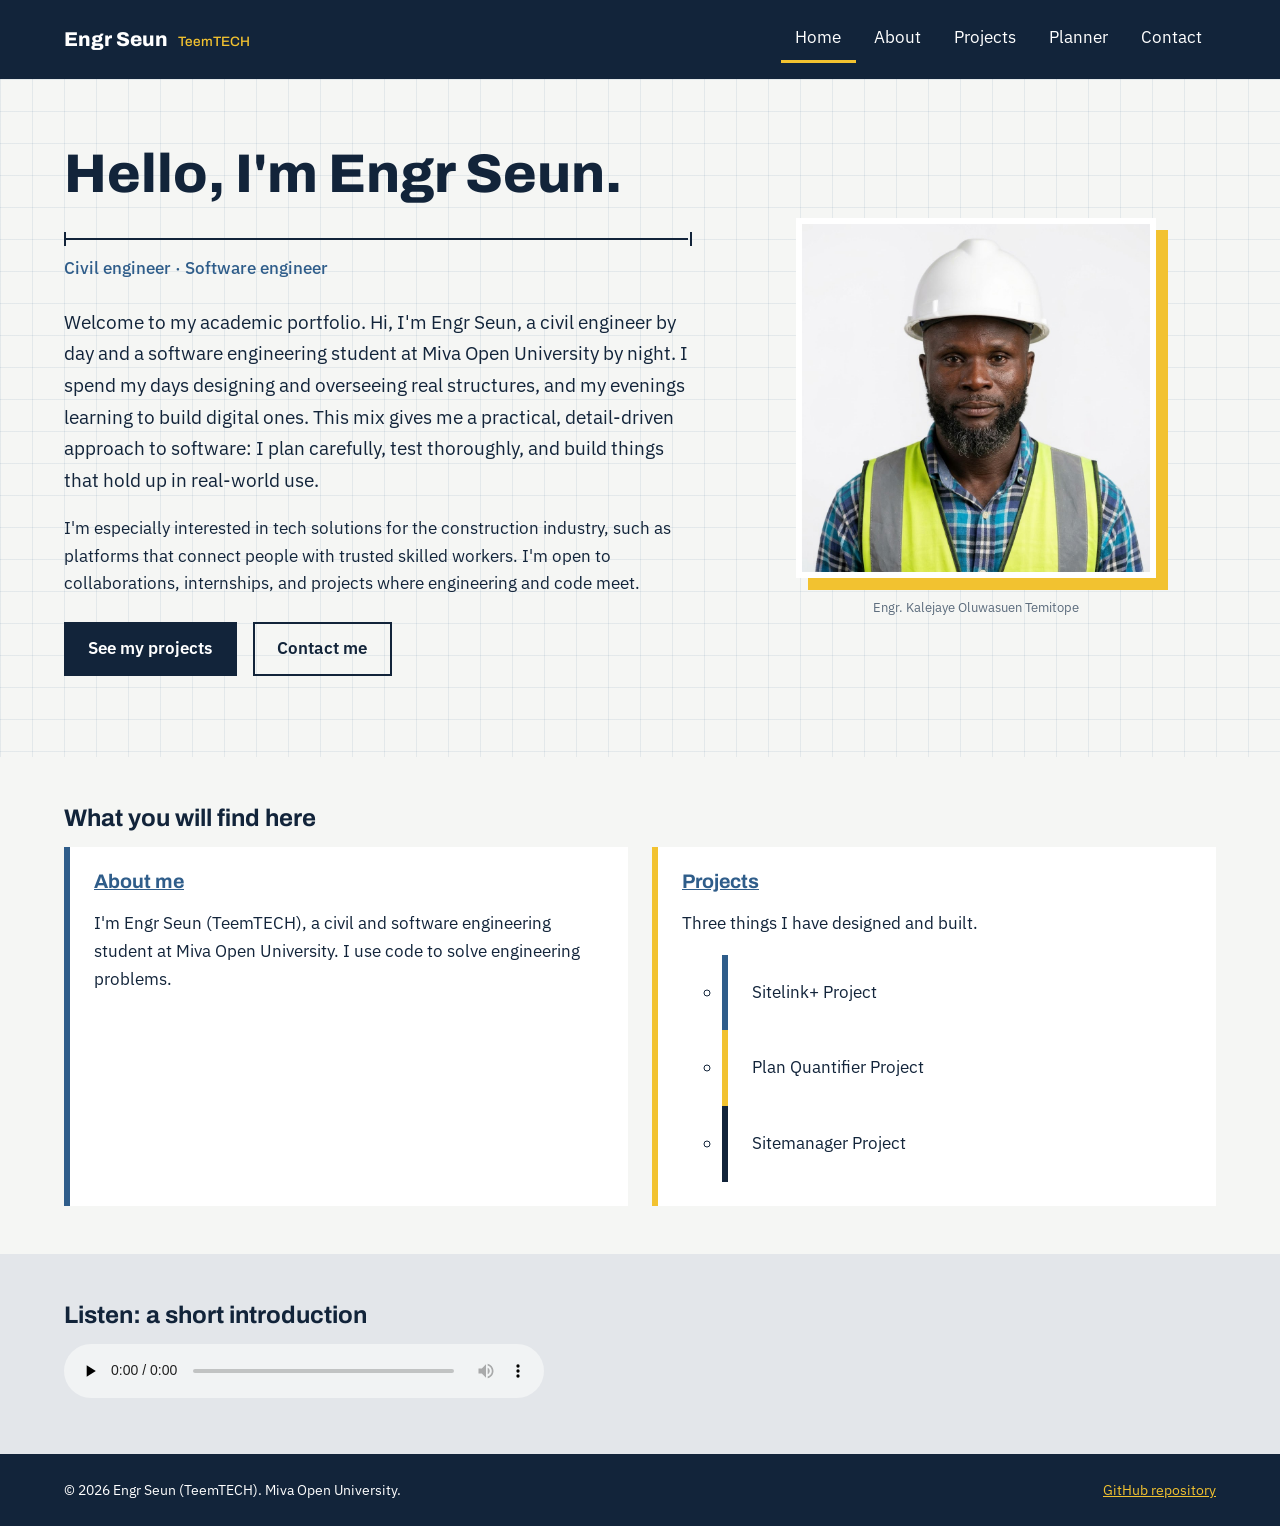
<file: index.html>
<!DOCTYPE html>
<!-- ============================================================
     Page:    Home (index.html)
     Site:    Student Portfolio & Academic Planner
     Author:  Engr Seun (TeemTECH), Miva Open University
     Purpose: Landing page introducing the author, featured
              projects, and an audio introduction.
     ============================================================ -->
<html lang="en"> <!-- lang helps screen readers and search engines -->

<head>
    <!-- Character encoding: must appear within the first 1024 bytes -->
    <meta charset="UTF-8">

    <!-- Responsive layout: match the viewport to the device width -->
    <meta name="viewport" content="width=device-width, initial-scale=1">

    <!-- SEO: summary shown in search engine results -->
    <meta name="description" content="Academic portfolio and student planner of Engr Seun (TeemTECH).">

    <title>Home | Engr Seun</title>

    <!-- Performance: open the connection to Google Fonts early -->
    <link rel="preconnect" href="https://fonts.googleapis.com">

    <!-- Web fonts: Archivo (headings) and IBM Plex Sans (body text) -->
    <link rel="stylesheet" href="https://fonts.googleapis.com/css2?family=Archivo:wght@500;700;800&family=IBM+Plex+Sans:wght@400;500&display=swap">

    <!-- Main site stylesheet -->
    <link rel="stylesheet" href="css/style.css">
</head>


<body>
    <!-- Accessibility: lets keyboard users bypass the navigation -->
    <a class="skip" href="#main">Skip to content</a>

    <!-- ===================== SITE HEADER ===================== -->
    <header class="site-header">

        <!-- Brand / logo link back to the home page -->
        <a class="brand" href="index.html">Engr Seun<span>TeemTECH</span></a>

        <!-- Mobile menu toggle; js/main.js updates aria-expanded on click -->
        <button class="menu-btn" id="menuBtn" aria-expanded="false" aria-controls="nav">Menu</button>

        <!-- Primary navigation (aria-label distinguishes it for screen readers) -->
        <nav aria-label="Main navigation">
            <ul id="nav">
                <!-- "active" class styles the current page; aria-current announces it.
                     Only the current page should carry aria-current="page". -->
                <li><a href="index.html" class="active" aria-current="page">Home</a></li>
                <li><a href="about.html">About</a></li>
                <li><a href="projects.html">Projects</a></li>
                <li><a href="planner.html">Planner</a></li>
                <li><a href="contact.html">Contact</a></li>
            </ul>
        </nav>
    </header>


    <!-- ===================== MAIN CONTENT ===================== -->
    <main id="main"> <!-- Target of the "Skip to content" link -->

        <!-- ---------- Hero: introduction and call-to-action ---------- -->
        <section class="hero">
            <div class="hero-text">
                <h1>Hello, I'm Engr Seun.</h1>

                <!-- Decorative tagline; hidden from assistive technology -->
                <div class="dimline" aria-hidden="true">
                    <span>Civil engineer &middot; Software engineer</span>
                </div>

                <!-- Lead paragraph: personal background -->
                <p class="lead">Welcome to my academic portfolio. Hi, I'm Engr Seun, a civil engineer by day and a software engineering student at Miva Open University by night. I spend my days designing and overseeing real structures, and my evenings learning to build digital ones. This mix gives me a practical, detail-driven approach to software: I plan carefully, test thoroughly, and build things that hold up in real-world use.</p>

                <!-- Areas of interest and openness to collaboration -->
                <p>I'm especially interested in tech solutions for the construction industry, such as platforms that connect people with trusted skilled workers. I'm open to collaborations, internships, and projects where engineering and code meet.</p>

                <!-- Call-to-action buttons; "ghost" is the secondary style -->
                <p class="actions">
                    <a class="btn" href="projects.html">See my projects</a>
                    <a class="btn ghost" href="contact.html">Contact me</a>
                </p>
            </div>

            <!-- Portrait with caption; width/height prevent layout shift while loading -->
            <figure class="portrait">
                <img src="images/bio.jpeg" alt="Portrait of Engr Seun" width="360" height="420">
                <figcaption>Engr. Kalejaye Oluwasuen Temitope</figcaption>
            </figure>
        </section>


        <!-- ---------- Overview: cards linking to key pages ---------- -->
        <section class="band">
            <h2>What you will find here</h2>
            <ul class="cards">

                <!-- Card 1: About page -->
                <li>
                    <h3><a href="about.html">About me</a></h3>
                    <p>I'm Engr Seun (TeemTECH), a civil and software engineering student at Miva Open University. I use code to solve engineering problems.</p>
                </li>

                <!-- Card 2: Projects page.
                     The <p> is closed before the nested <ul>, because a list
                     cannot be a child of a paragraph in valid HTML. -->
                <li>
                    <h3><a href="projects.html">Projects</a></h3>
                    <p>Three things I have designed and built.</p>
                    <ul>
                        <li>Sitelink+ Project</li>
                       
                        <li>Plan Quantifier Project</li>
						
						<li>Sitemanager Project</li>
                    </ul>
                </li>
            </ul>
        </section>


        <!-- ---------- Audio introduction ---------- -->
        <section class="band alt"> <!-- "alt" applies the alternate background -->
            <h2>Listen: a short introduction</h2>

            <!-- preload="none": the file downloads only when the user presses play -->
            <audio controls preload="none">
                <!-- audio/mpeg is the correct MIME type for .mp3 files -->
                <source src="media/introduction.mp3" type="audio/mpeg">
                <!-- Fallback text for browsers without <audio> support -->
                Your browser does not support audio playback.
            </audio>
        </section>
    </main>


    <!-- ===================== SITE FOOTER ===================== -->
    <footer class="site-footer">
        <!-- Year is updated dynamically by js/main.js (2026 is the fallback) -->
        <p>&copy; <span id="year">2026</span> Engr Seun (TeemTECH). Miva Open University.</p>

        <!-- TODO: replace YOUR-USERNAME/YOUR-REPO with your real GitHub repository path -->
        <p><a href="https://github.com/ktemitope3995-stack/mystudentportfolio">GitHub repository</a></p>
    </footer>

    <!-- Site-wide JavaScript (mobile menu toggle, footer year); loaded last so the DOM is ready -->
    <script src="js/main.js"></script>

</body>
</html>
</file>
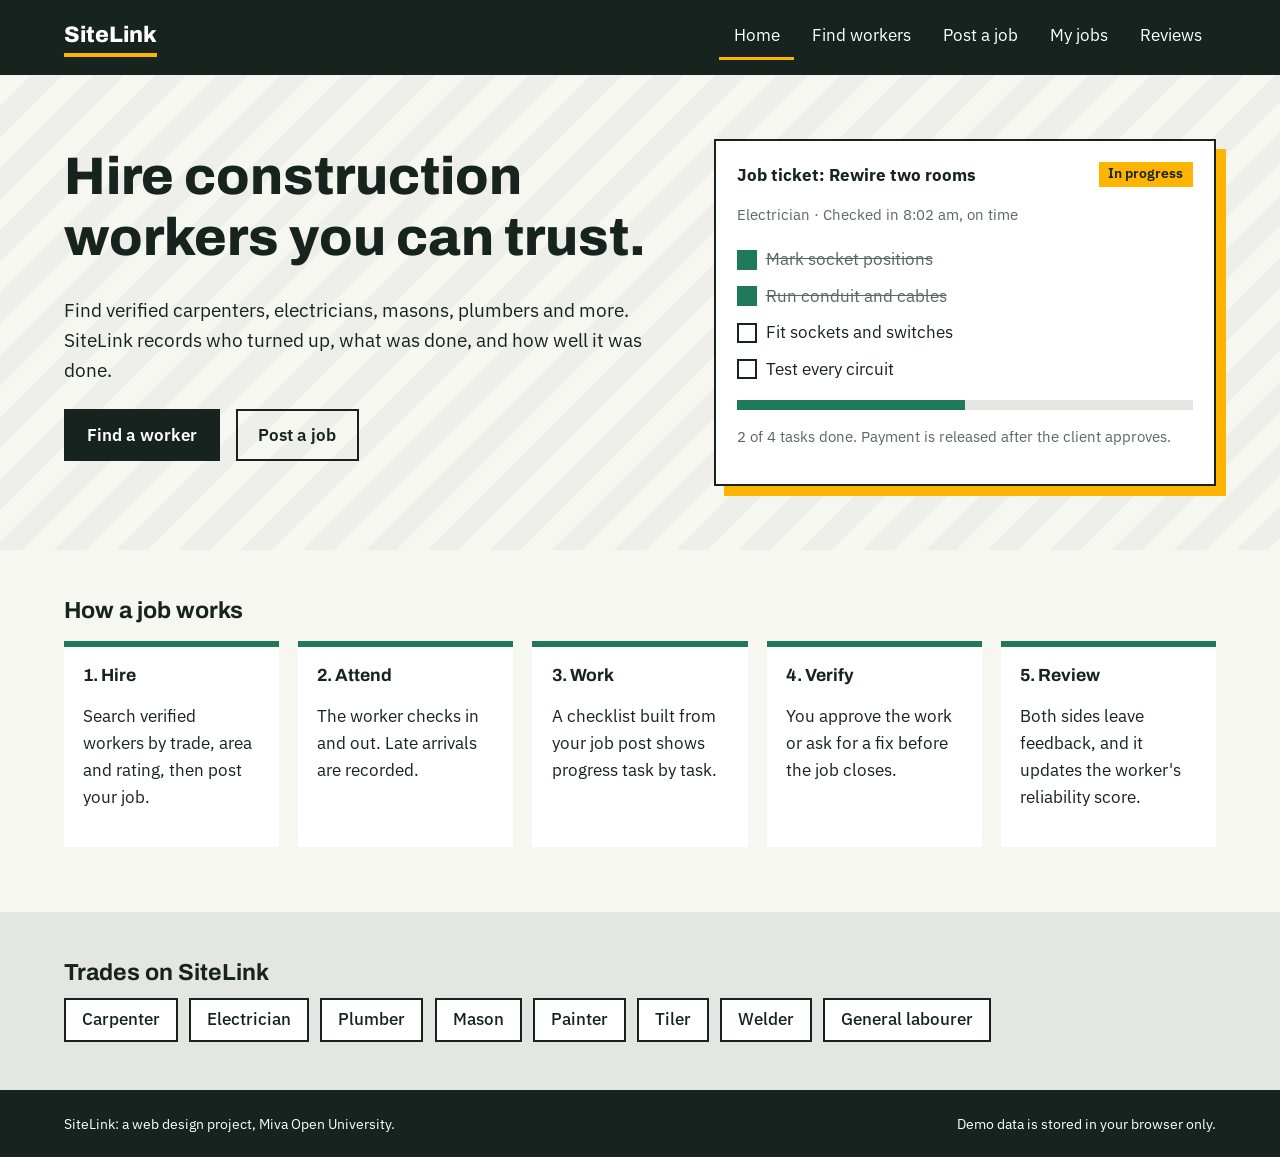
<file: sitelink/index.html>
<!DOCTYPE html>
<html lang="en">
<head>
<meta charset="UTF-8">
<meta name="viewport" content="width=device-width, initial-scale=1">
<meta name="description" content="SiteLink connects you with verified construction workers and tracks each job from booking to review.">
<title>Home | SiteLink</title>
<link rel="stylesheet" href="https://fonts.googleapis.com/css2?family=Archivo:wght@500;700;800&family=IBM+Plex+Sans:wght@400;500;600&display=swap">
<link rel="stylesheet" href="css/style.css">
</head>
<body>
<a class="skip" href="#main">Skip to content</a>
<header class="site-header">
  <a class="brand" href="index.html">SiteLink</a>
  <button class="menu-btn" id="menuBtn" aria-expanded="false" aria-controls="nav">Menu</button>
  <nav aria-label="Main navigation"><ul id="nav"><li><a href="index.html" class="active" aria-current="page">Home</a></li><li><a href="workers.html">Find workers</a></li><li><a href="hire.html">Post a job</a></li><li><a href="jobs.html">My jobs</a></li><li><a href="reviews.html">Reviews</a></li></ul></nav>
</header>
<main id="main">

<section class="hero">
  <div>
    <h1>Hire construction workers you can trust.</h1>
    <p class="lead">Find verified carpenters, electricians, masons, plumbers and more. SiteLink records who turned up, what was done, and how well it was done.</p>
    <p class="actions"><a class="btn" href="workers.html">Find a worker</a><a class="btn ghost" href="hire.html">Post a job</a></p>
  </div>
  <aside class="ticket" aria-label="Example job ticket">
    <header><strong>Job ticket: Rewire two rooms</strong><span class="tag">In progress</span></header>
    <p class="meta">Electrician &middot; Checked in 8:02 am, on time</p>
    <ul class="mini">
      <li class="done">Mark socket positions</li>
      <li class="done">Run conduit and cables</li>
      <li>Fit sockets and switches</li>
      <li>Test every circuit</li>
    </ul>
    <div class="bar"><span style="width:50%"></span></div>
    <p class="meta">2 of 4 tasks done. Payment is released after the client approves.</p>
  </aside>
</section>
<section class="band">
  <h2>How a job works</h2>
  <ol class="steps">
    <li><h3>Hire</h3><p>Search verified workers by trade, area and rating, then post your job.</p></li>
    <li><h3>Attend</h3><p>The worker checks in and out. Late arrivals are recorded.</p></li>
    <li><h3>Work</h3><p>A checklist built from your job post shows progress task by task.</p></li>
    <li><h3>Verify</h3><p>You approve the work or ask for a fix before the job closes.</p></li>
    <li><h3>Review</h3><p>Both sides leave feedback, and it updates the worker's reliability score.</p></li>
  </ol>
</section>
<section class="band alt">
  <h2>Trades on SiteLink</h2>
  <ul class="chips" id="tradeList"></ul>
</section>
</main>
<footer class="site-footer"><p>SiteLink: a web design project, Miva Open University.</p><p>Demo data is stored in your browser only.</p></footer>
<script src="js/data.js"></script>
<script src="js/main.js"></script>
<script>renderTradeChips();</script>
</body>
</html>
</file>
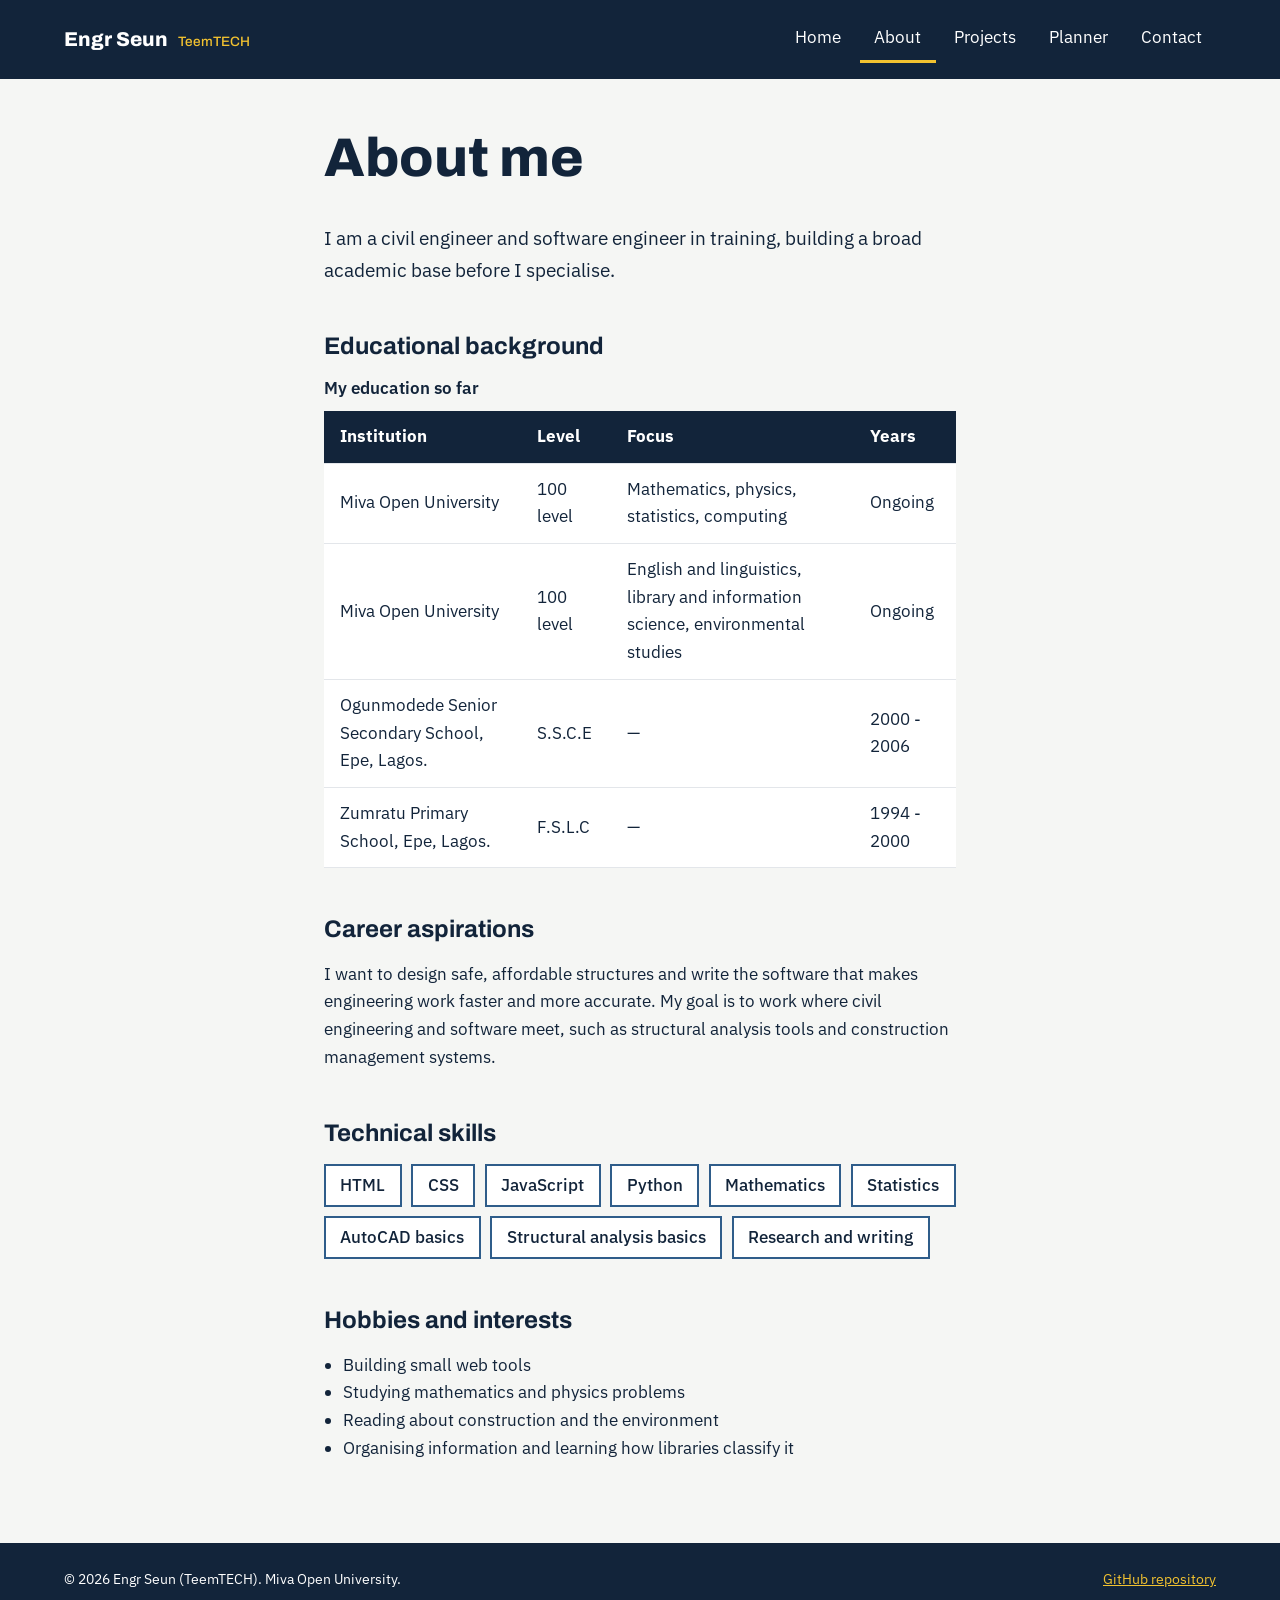
<file: about.html>
<!DOCTYPE html>
<!-- ============================================================
     Page:    About (about.html)
     Site:    Student Portfolio & Academic Planner
     Author:  Engr Seun (TeemTECH), Miva Open University
     Purpose: Presents the author's educational background,
              career aspirations, technical skills and hobbies.
     ============================================================ -->
<html lang="en"> <!-- lang helps screen readers and search engines -->

<head>
    <!-- Character encoding: must appear within the first 1024 bytes -->
    <meta charset="UTF-8">

    <!-- Responsive layout: match the viewport to the device width -->
    <meta name="viewport" content="width=device-width, initial-scale=1">

    <!-- SEO: summary shown in search engine results -->
    <meta name="description" content="Academic portfolio and student planner of Engr Seun (TeemTECH).">

    <title>About | Engr Seun</title>

    <!-- Performance: open the connection to Google Fonts early -->
    <link rel="preconnect" href="https://fonts.googleapis.com">

    <!-- Web fonts: Archivo (headings) and IBM Plex Sans (body text) -->
    <link rel="stylesheet" href="https://fonts.googleapis.com/css2?family=Archivo:wght@500;700;800&family=IBM+Plex+Sans:wght@400;500&display=swap">

    <!-- Main site stylesheet (shared by all pages) -->
    <link rel="stylesheet" href="css/style.css">
</head>

<body>
    <!-- Accessibility: lets keyboard users bypass the navigation -->
    <a class="skip" href="#main">Skip to content</a>

    <!-- ===================== SITE HEADER ===================== -->
    <header class="site-header">

        <!-- Brand / logo link back to the home page -->
        <a class="brand" href="index.html">Engr Seun<span>TeemTECH</span></a>

        <!-- Mobile menu toggle; js/main.js updates aria-expanded on click -->
        <button class="menu-btn" id="menuBtn" aria-expanded="false" aria-controls="nav">Menu</button>

        <!-- Primary navigation (aria-label distinguishes it for screen readers) -->
        <nav aria-label="Main navigation">
            <ul id="nav">
                <li><a href="index.html">Home</a></li>
                <!-- Current page: "active" styles the link, aria-current announces it.
                     Only the current page should carry aria-current="page". -->
                <li><a href="about.html" class="active" aria-current="page">About</a></li>
                <li><a href="projects.html">Projects</a></li>
                <li><a href="planner.html">Planner</a></li>
                <li><a href="contact.html">Contact</a></li>
            </ul>
        </nav>
    </header>


    <!-- ===================== MAIN CONTENT ===================== -->
    <main id="main"> <!-- Target of the "Skip to content" link -->

        <!-- "narrow" class constrains the line length for easier reading -->
        <section class="narrow">
            <h1>About me</h1>

            <!-- Lead paragraph: one-line summary of the author -->
            <p class="lead">I am a civil engineer and software engineer in training, building a broad academic base before I specialise.</p>

            <!-- ---------- Education history ---------- -->
            <h2>Educational background</h2>

            <!-- Data table: scope="col" lets screen readers link each cell to its column heading -->
            <table>
                <caption>My education so far</caption>

                <!-- Column headings: each column now holds one kind of data -->
                <thead>
                    <tr>
                        <th scope="col">Institution</th>
                        <th scope="col">Level</th>
                        <th scope="col">Focus</th>
                        <th scope="col">Years</th>
                    </tr>
                </thead>

                <!-- Education records, most recent first.
                     &mdash; marks a cell with no data (screen readers announce it as a dash). -->
                <tbody>
                    <!-- University: science and computing courses -->
                    <tr>
                        <td>Miva Open University</td>
                        <td>100 level</td>
                        <td>Mathematics, physics, statistics, computing</td>
                        <td>Ongoing</td>
                    </tr>

                    <!-- University: arts and information courses -->
                    <tr>
                        <td>Miva Open University</td>
                        <td>100 level</td>
                        <td>English and linguistics, library and information science, environmental studies</td>
                        <td>Ongoing</td>
                    </tr>

                    <!-- Secondary school (S.S.C.E = Senior School Certificate Examination) -->
                    <tr>
                        <td>Ogunmodede Senior Secondary School, Epe, Lagos.</td>
                        <td>S.S.C.E</td>
                        <td>&mdash;</td>
                        <td>2000 - 2006</td>
                    </tr>

                    <!-- Primary school (F.S.L.C = First School Leaving Certificate) -->
                    <tr>
                        <td>Zumratu Primary School, Epe, Lagos.</td>
                        <td>F.S.L.C</td>
                        <td>&mdash;</td>
                        <td>1994 - 2000</td>
                    </tr>
                </tbody>
            </table>


            <!-- ---------- Career goals ---------- -->
            <h2>Career aspirations</h2>
            <p>I want to design safe, affordable structures and write the software that makes engineering work faster and more accurate. My goal is to work where civil engineering and software meet, such as structural analysis tools and construction management systems.</p>


            <!-- ---------- Skills ---------- -->
            <h2>Technical skills</h2>

            <!-- Intentionally empty: js/about.js builds the skill items and inserts them here via the "skills" id -->
            <ul class="skills" id="skills"></ul>


            <!-- ---------- Hobbies ---------- -->
            <h2>Hobbies and interests</h2>

            <!-- "plain" class removes default bullet styling -->
            <ul class="plain">
                <li>Building small web tools</li>
                <li>Studying mathematics and physics problems</li>
                <li>Reading about construction and the environment</li>
                <li>Organising information and learning how libraries classify it</li>
            </ul>
        </section>
    </main>


    <!-- ===================== SITE FOOTER ===================== -->
    <footer class="site-footer">
        <!-- Year is updated dynamically by js/main.js (2026 is the fallback) -->
        <p>&copy; <span id="year">2026</span> Engr Seun (TeemTECH). Miva Open University.</p>

        <!-- TODO: replace YOUR-USERNAME/YOUR-REPO with your real GitHub repository path -->
        <p><a href="https://github.com/ktemitope3995-stack/mystudentportfolio">GitHub repository</a></p>
    </footer>

    <!-- Site-wide JavaScript (mobile menu toggle, footer year) -->
    <script src="js/main.js"></script>

    <!-- Page-specific JavaScript: populates the skills list; loaded after main.js -->
    <script src="js/about.js"></script>
</body>
</html>
</file>
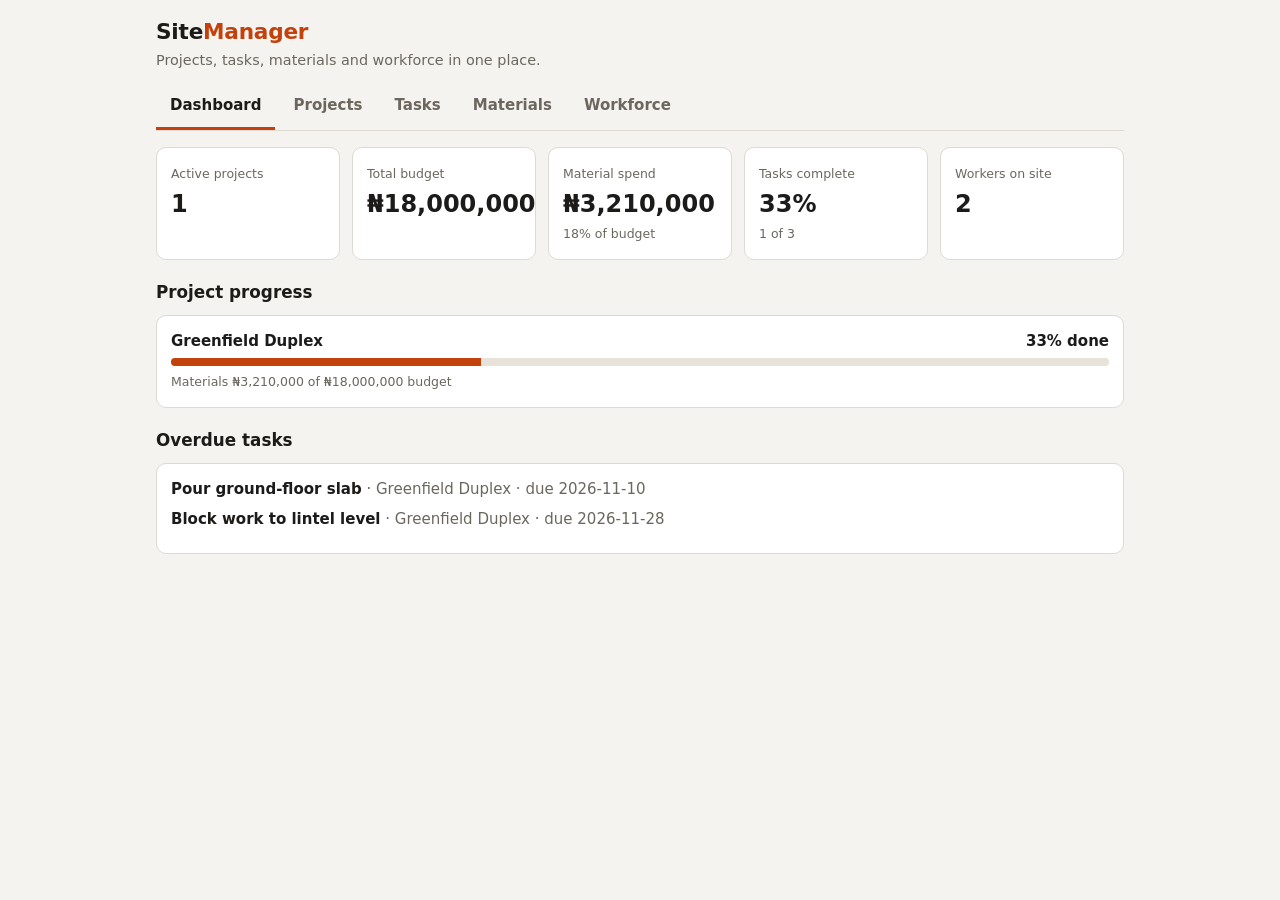
<file: construction-manager.html>
<!DOCTYPE html>
<html lang="en">
<head>
<meta charset="UTF-8">
<meta name="viewport" content="width=device-width, initial-scale=1, viewport-fit=cover">
<title>SiteManager | Construction Management System</title>
<style>
:root{--bg:#f5f3ef;--card:#fff;--ink:#1c1b19;--mute:#6b675f;--line:#dedad2;--accent:#c2410c;--accent-ink:#fff;--ok:#15803d;--bad:#b91c1c;--bar:#e7e3da;
box-sizing:border-box;padding-top:env(safe-area-inset-top,0px);padding-bottom:env(safe-area-inset-bottom,0px);color-scheme:light}
@media (prefers-color-scheme:dark){:root:not([data-theme="light"]){--bg:#171614;--card:#222120;--ink:#f0ede6;--mute:#a09b90;--line:#38352f;--accent:#fb923c;--accent-ink:#1c1b19;--ok:#4ade80;--bad:#f87171;--bar:#33312c;color-scheme:dark}}
:root[data-theme="dark"]{--bg:#171614;--card:#222120;--ink:#f0ede6;--mute:#a09b90;--line:#38352f;--accent:#fb923c;--accent-ink:#1c1b19;--ok:#4ade80;--bad:#f87171;--bar:#33312c;color-scheme:dark}
html{scroll-padding-top:env(safe-area-inset-top,0px)}
*{box-sizing:border-box}
body{margin:0;background:var(--bg);color:var(--ink);font:15px/1.5 system-ui,-apple-system,"Segoe UI",Roboto,sans-serif}
header{padding:16px 16px 0;max-width:1000px;margin:0 auto}
h1{margin:0;font-size:1.35rem;letter-spacing:-.01em}
h1 span{color:var(--accent)}
.sub{color:var(--mute);margin:2px 0 12px;font-size:.9rem}
nav{display:flex;gap:4px;overflow-x:auto;border-bottom:1px solid var(--line)}
nav a{padding:10px 14px;color:var(--mute);text-decoration:none;white-space:nowrap;border-bottom:3px solid transparent;font-weight:600}
nav a.on{color:var(--ink);border-color:var(--accent)}
main{max-width:1000px;margin:0 auto;padding:16px}
.grid{display:grid;grid-template-columns:repeat(auto-fit,minmax(170px,1fr));gap:12px;margin-bottom:20px}
.card{background:var(--card);border:1px solid var(--line);border-radius:10px;padding:14px}
.stat b{display:block;font-size:1.5rem;margin-top:2px}
.stat small,.mute{color:var(--mute)}
h2{font-size:1.05rem;margin:20px 0 10px}
.row{margin-bottom:14px}
.row .top{display:flex;justify-content:space-between;gap:8px;flex-wrap:wrap;font-weight:600}
.bar{height:8px;background:var(--bar);border-radius:99px;margin:6px 0 4px;overflow:hidden}
.bar i{display:block;height:100%;background:var(--accent)}
.bad{color:var(--bad)}.ok{color:var(--ok)}
form{display:grid;grid-template-columns:repeat(auto-fit,minmax(160px,1fr));gap:10px;align-items:end;margin-bottom:16px}
label{display:flex;flex-direction:column;gap:4px;font-size:.8rem;color:var(--mute);font-weight:600}
input,select{font:inherit;padding:8px 10px;border:1px solid var(--line);border-radius:8px;background:var(--bg);color:var(--ink);min-width:0}
input:focus,select:focus,button:focus-visible,nav a:focus-visible{outline:2px solid var(--accent);outline-offset:1px}
button{font:inherit;font-weight:600;padding:9px 14px;border:0;border-radius:8px;background:var(--accent);color:var(--accent-ink);cursor:pointer}
button.del{background:none;color:var(--bad);padding:4px 8px;border:1px solid var(--line)}
.wrap{overflow-x:auto}
table{width:100%;border-collapse:collapse;background:var(--card);border:1px solid var(--line);border-radius:10px;min-width:560px}
th,td{text-align:left;padding:10px 12px;border-bottom:1px solid var(--line)}
th{font-size:.75rem;text-transform:uppercase;letter-spacing:.04em;color:var(--mute)}
tr:last-child td{border-bottom:0}
.msg{min-height:1.2em;color:var(--bad);margin:-6px 0 8px;font-size:.85rem}
.empty{padding:24px;text-align:center;color:var(--mute)}
</style>
</head>
<body>
<header>
  <h1>Site<span>Manager</span></h1>
  <p class="sub">Projects, tasks, materials and workforce in one place.</p>
  <nav id="tabs" aria-label="Sections"></nav>
</header>
<main id="app"></main>

<script>
(function () {
  var CUR = '₦';                       // currency symbol
  var KEY = 'sitemanager-v1';
  var uid = function () { return Math.random().toString(36).slice(2, 9); };
  var esc = function (s) { return String(s == null ? '' : s).replace(/[&<>"']/g, function (c) { return { '&': '&amp;', '<': '&lt;', '>': '&gt;', '"': '&quot;', "'": '&#39;' }[c]; }); };
  var money = function (n) { return CUR + Number(n || 0).toLocaleString(); };

  /* ---------- Data (saved in this browser only) ---------- */
  function seed() {
    return {
      projects: [{ id: 'p1', name: 'Greenfield Duplex', site: 'Epe, Lagos', budget: 18000000, end: '2027-03-30' }],
      tasks: [
        { id: 't1', title: 'Excavate foundation', project: 'p1', assignee: 'Musa', due: '2026-11-05', status: 'Done' },
        { id: 't2', title: 'Pour ground-floor slab', project: 'p1', assignee: 'Chidi', due: '2026-11-10', status: 'In progress' },
        { id: 't3', title: 'Block work to lintel level', project: 'p1', assignee: 'Musa', due: '2026-11-28', status: 'To do' }
      ],
      materials: [
        { id: 'm1', name: 'Cement (50kg bag)', project: 'p1', qty: 220, unit: 'bags', cost: 9500 },
        { id: 'm2', name: 'Iron rod 16mm', project: 'p1', qty: 80, unit: 'pcs', cost: 14000 }
      ],
      workers: [
        { id: 'w1', name: 'Musa Bello', trade: 'Mason', project: 'p1', rate: 12000 },
        { id: 'w2', name: 'Chidi Okeke', trade: 'Carpenter', project: 'p1', rate: 13000 }
      ]
    };
  }
  var S;
  try { S = JSON.parse(localStorage.getItem(KEY)); } catch (e) { S = null; }
  if (!S || !S.projects) S = seed();
  function save() { try { localStorage.setItem(KEY, JSON.stringify(S)); } catch (e) { /* storage unavailable */ } }

  /* ---------- Helpers ---------- */
  var pname = function (id) { var p = S.projects.filter(function (x) { return x.id === id; })[0]; return p ? p.name : '—'; };
  function spent(pid) { return S.materials.filter(function (m) { return m.project === pid; }).reduce(function (a, m) { return a + m.qty * m.cost; }, 0); }
  function progress(pid) {
    var t = S.tasks.filter(function (x) { return x.project === pid; });
    return t.length ? Math.round(100 * t.filter(function (x) { return x.status === 'Done'; }).length / t.length) : 0;
  }
  var today = function () { return new Date().toISOString().slice(0, 10); };

  /* ---------- Section definitions: form fields + table columns ---------- */
  var STATUS = ['To do', 'In progress', 'Done'];
  var DEF = {
    projects: {
      label: 'Projects', add: 'Add project',
      fields: [['name', 'Project name', 'text'], ['site', 'Site location', 'text'], ['budget', 'Budget (' + CUR + ')', 'number'], ['end', 'Target completion', 'date']],
      cols: [['Project', function (r) { return esc(r.name); }], ['Site', function (r) { return esc(r.site); }], ['Budget', function (r) { return money(r.budget); }], ['Target', function (r) { return esc(r.end || '—'); }], ['Progress', function (r) { return progress(r.id) + '%'; }]]
    },
    tasks: {
      label: 'Tasks', add: 'Add task',
      fields: [['title', 'Task', 'text'], ['project', 'Project', 'ref'], ['assignee', 'Assigned to', 'text'], ['due', 'Due date', 'date'], ['status', 'Status', 'select']],
      cols: [['Task', function (r) { return esc(r.title); }], ['Project', function (r) { return esc(pname(r.project)); }], ['Assigned', function (r) { return esc(r.assignee || '—'); }],
        ['Due', function (r) { var late = r.status !== 'Done' && r.due && r.due < today(); return '<span class="' + (late ? 'bad' : '') + '">' + esc(r.due || '—') + (late ? ' (overdue)' : '') + '</span>'; }],
        ['Status', function (r) { return '<select data-st="' + r.id + '" aria-label="Status">' + STATUS.map(function (s) { return '<option' + (s === r.status ? ' selected' : '') + '>' + s + '</option>'; }).join('') + '</select>'; }]]
    },
    materials: {
      label: 'Materials', add: 'Add material',
      fields: [['name', 'Material', 'text'], ['project', 'Project', 'ref'], ['qty', 'Quantity', 'number'], ['unit', 'Unit', 'text'], ['cost', 'Unit cost (' + CUR + ')', 'number']],
      cols: [['Material', function (r) { return esc(r.name); }], ['Project', function (r) { return esc(pname(r.project)); }], ['Qty', function (r) { return r.qty + ' ' + esc(r.unit); }], ['Unit cost', function (r) { return money(r.cost); }], ['Total', function (r) { return money(r.qty * r.cost); }]]
    },
    workers: {
      label: 'Workforce', add: 'Add worker',
      fields: [['name', 'Name', 'text'], ['trade', 'Trade', 'text'], ['project', 'Project', 'ref'], ['rate', 'Daily rate (' + CUR + ')', 'number']],
      cols: [['Name', function (r) { return esc(r.name); }], ['Trade', function (r) { return esc(r.trade); }], ['Project', function (r) { return esc(pname(r.project)); }], ['Daily rate', function (r) { return money(r.rate); }]]
    }
  };
  var VIEWS = ['dashboard', 'projects', 'tasks', 'materials', 'workers'];

  /* ---------- Rendering ---------- */
  function dashboard() {
    var budget = S.projects.reduce(function (a, p) { return a + Number(p.budget || 0); }, 0);
    var sp = S.materials.reduce(function (a, m) { return a + m.qty * m.cost; }, 0);
    var done = S.tasks.filter(function (t) { return t.status === 'Done'; }).length;
    var pct = S.tasks.length ? Math.round(100 * done / S.tasks.length) : 0;
    var late = S.tasks.filter(function (t) { return t.status !== 'Done' && t.due && t.due < today(); });
    var h = '<div class="grid">' +
      stat('Active projects', S.projects.length, '') + stat('Total budget', money(budget), '') +
      stat('Material spend', money(sp), budget ? Math.round(100 * sp / budget) + '% of budget' : '') +
      stat('Tasks complete', pct + '%', done + ' of ' + S.tasks.length) + stat('Workers on site', S.workers.length, '') + '</div>';
    h += '<h2>Project progress</h2>';
    h += S.projects.length ? S.projects.map(function (p) {
      var s = spent(p.id), over = p.budget && s > p.budget;
      return '<div class="card row"><div class="top"><span>' + esc(p.name) + '</span><span>' + progress(p.id) + '% done</span></div>' +
        '<div class="bar"><i style="width:' + progress(p.id) + '%"></i></div>' +
        '<small class="mute">Materials ' + money(s) + ' of ' + money(p.budget) + ' budget</small> ' +
        (over ? '<small class="bad"><b>Over budget</b></small>' : '') + '</div>';
    }).join('') : '<div class="card empty">No projects yet. Add one under Projects.</div>';
    h += '<h2>Overdue tasks</h2>';
    h += late.length ? '<div class="card">' + late.map(function (t) { return '<div class="row" style="margin:0 0 8px"><b>' + esc(t.title) + '</b> <span class="mute">· ' + esc(pname(t.project)) + ' · due ' + esc(t.due) + '</span></div>'; }).join('') + '</div>' : '<div class="card empty ok">Nothing overdue.</div>';
    return h;
  }
  function stat(label, val, note) { return '<div class="card stat"><small>' + label + '</small><b>' + val + '</b><small>' + note + '</small></div>'; }

  function section(kind) {
    var d = DEF[kind], needsProject = kind !== 'projects' && !S.projects.length;
    var h = '';
    if (needsProject) {
      h += '<div class="card empty">Add a project first, then come back here.</div>';
    } else {
      h += '<form data-kind="' + kind + '" novalidate>' + d.fields.map(function (f) {
        var inp;
        if (f[2] === 'ref') inp = '<select name="' + f[0] + '">' + S.projects.map(function (p) { return '<option value="' + p.id + '">' + esc(p.name) + '</option>'; }).join('') + '</select>';
        else if (f[2] === 'select') inp = '<select name="' + f[0] + '">' + STATUS.map(function (s) { return '<option>' + s + '</option>'; }).join('') + '</select>';
        else inp = '<input name="' + f[0] + '" type="' + f[2] + '"' + (f[2] === 'number' ? ' min="0" step="any"' : '') + '>';
        return '<label>' + f[1] + inp + '</label>';
      }).join('') + '<button type="submit">' + d.add + '</button></form><p class="msg" role="alert" id="msg"></p>';
    }
    var rows = S[kind];
    h += rows.length ? '<div class="wrap"><table><thead><tr>' + d.cols.map(function (c) { return '<th>' + c[0] + '</th>'; }).join('') + '<th></th></tr></thead><tbody>' +
      rows.map(function (r) { return '<tr>' + d.cols.map(function (c) { return '<td>' + c[1](r) + '</td>'; }).join('') + '<td><button class="del" data-del="' + kind + ':' + r.id + '" aria-label="Delete">Delete</button></td></tr>'; }).join('') +
      '</tbody></table></div>' : (needsProject ? '' : '<div class="card empty">Nothing here yet. Use the form above to add your first entry.</div>');
    return h;
  }

  function render() {
    var v = location.hash.slice(1);
    if (VIEWS.indexOf(v) < 0) v = 'dashboard';
    document.getElementById('tabs').innerHTML = VIEWS.map(function (n) {
      return '<a href="#' + n + '"' + (n === v ? ' class="on" aria-current="page"' : '') + '>' + (n === 'dashboard' ? 'Dashboard' : DEF[n].label) + '</a>';
    }).join('');
    document.getElementById('app').innerHTML = v === 'dashboard' ? dashboard() : section(v);
  }

  /* ---------- Events (delegated, so they survive re-rendering) ---------- */
  document.addEventListener('submit', function (e) {
    var f = e.target; if (!f.dataset.kind) return;
    e.preventDefault();
    var kind = f.dataset.kind, d = DEF[kind], rec = { id: uid() }, msg = document.getElementById('msg');
    d.fields.forEach(function (x) { var v = f.elements[x[0]].value.trim(); rec[x[0]] = x[2] === 'number' ? Number(v || 0) : v; });
    if (!rec[d.fields[0][0]]) { msg.textContent = 'Please fill in the ' + d.fields[0][1].toLowerCase() + '.'; return; }
    S[kind].push(rec); save(); render();
  });
  document.addEventListener('click', function (e) {
    var b = e.target.closest('[data-del]'); if (!b) return;
    var p = b.dataset.del.split(':');
    if (!confirm('Delete this entry?')) return;
    S[p[0]] = S[p[0]].filter(function (r) { return r.id !== p[1]; });
    if (p[0] === 'projects') ['tasks', 'materials', 'workers'].forEach(function (k) { S[k] = S[k].filter(function (r) { return r.project !== p[1]; }); });
    save(); render();
  });
  document.addEventListener('change', function (e) {
    var id = e.target.dataset.st; if (!id) return;
    S.tasks.forEach(function (t) { if (t.id === id) t.status = e.target.value; });
    save(); render();
  });
  window.addEventListener('hashchange', render);
  render();
})();
</script>
</body>
</html>
</file>
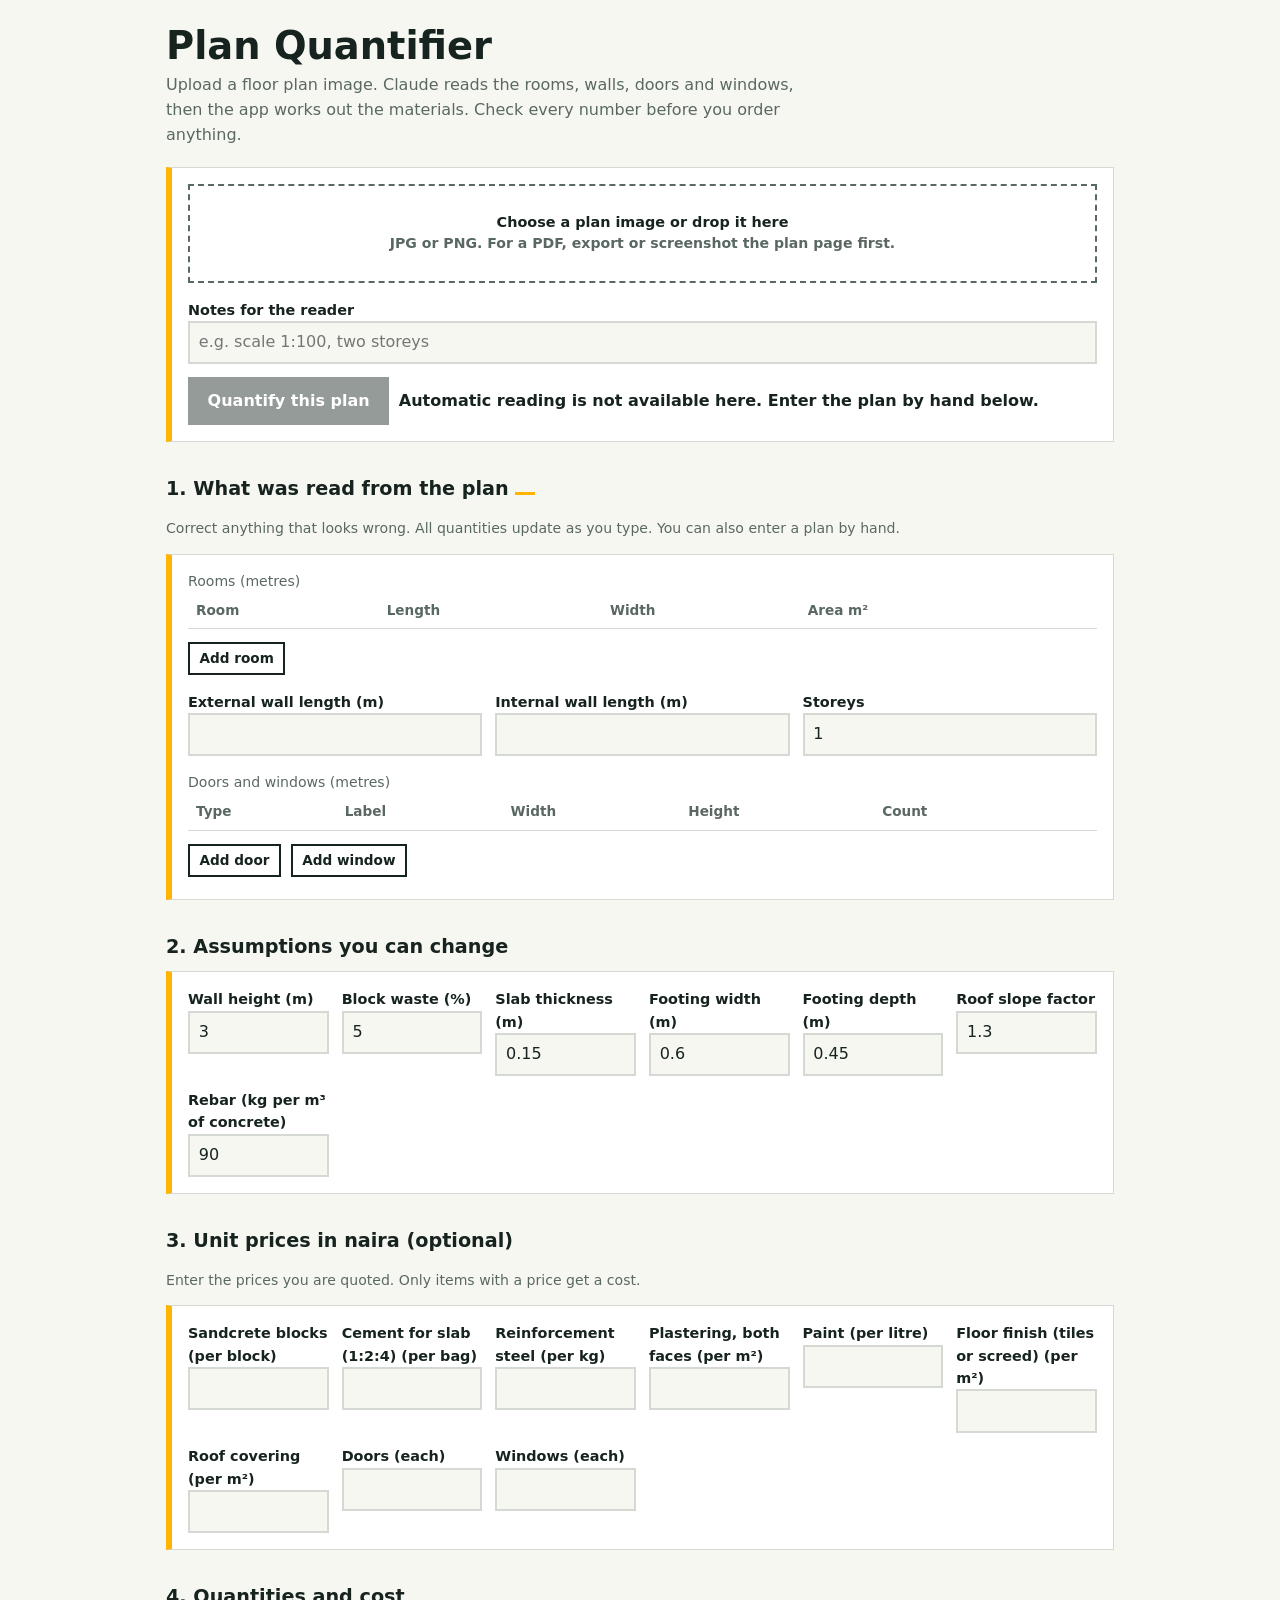
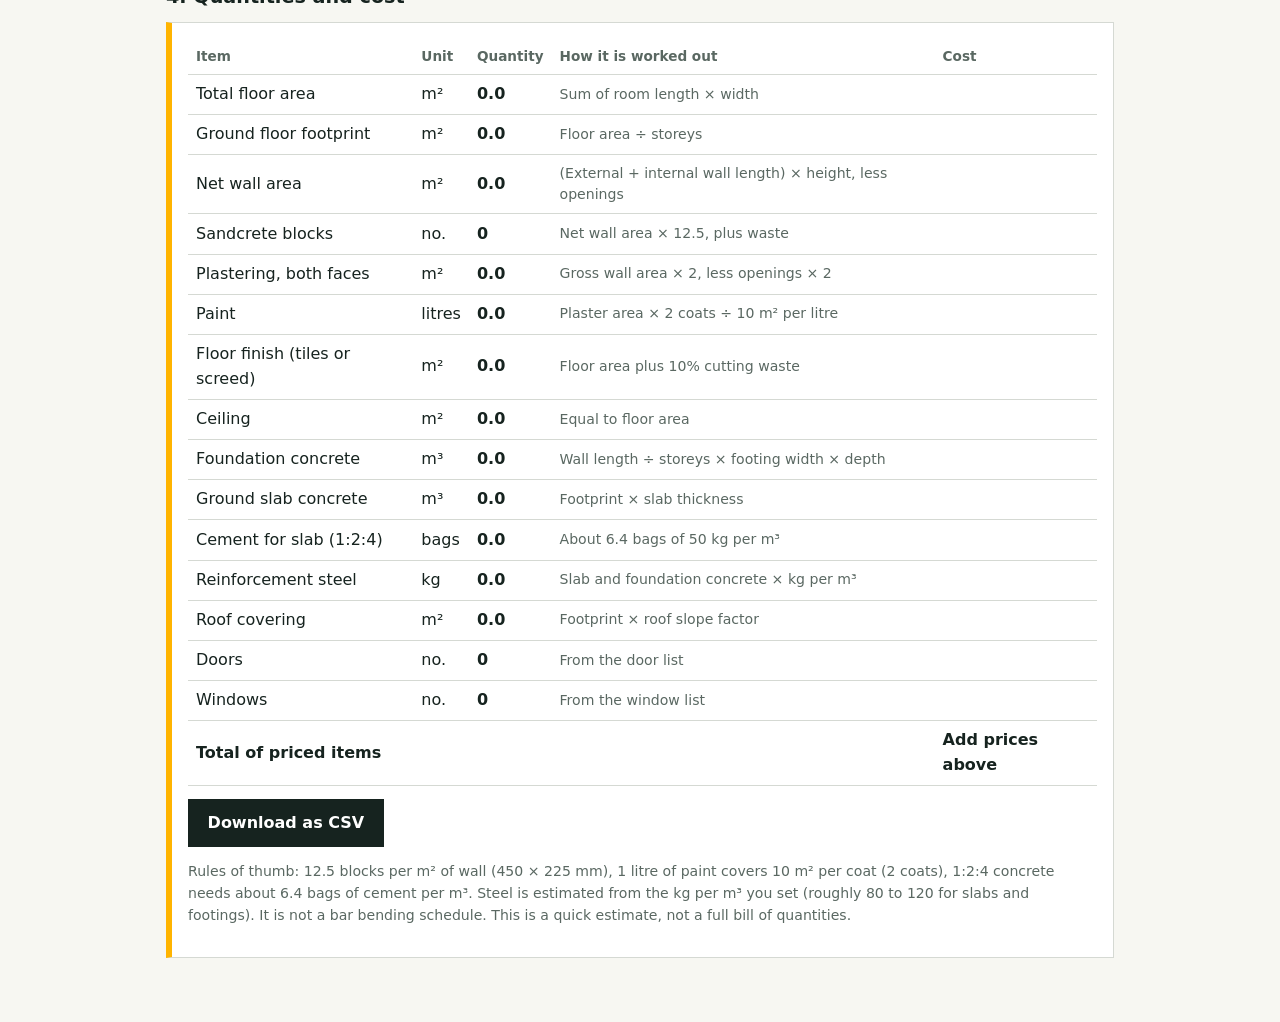
<file: plan-quantifier.html>
<!DOCTYPE html>
<html lang="en">
<head>
<meta charset="UTF-8">
<meta name="viewport" content="width=device-width, initial-scale=1, viewport-fit=cover">
<title>Plan Quantifier</title>
<style>
:root{--ink:#16231F;--bg:#F7F7F2;--card:#fff;--line:#D5D9D3;--green:#1F7A5A;--amber:#FFB400;--muted:#5A6862;--danger:#B3261E;--btn:#16231F;--btnt:#fff;box-sizing:border-box;padding-top:env(safe-area-inset-top,0px);padding-bottom:env(safe-area-inset-bottom,0px)}
@media (prefers-color-scheme:dark){:root:not([data-theme="light"]){--ink:#EDF1EE;--bg:#101815;--card:#18231F;--line:#2E3D37;--green:#4CC39A;--muted:#9DB0A7;--danger:#FF8A80;--btn:#FFB400;--btnt:#16231F;color-scheme:dark}}
:root[data-theme="dark"]{--ink:#EDF1EE;--bg:#101815;--card:#18231F;--line:#2E3D37;--green:#4CC39A;--muted:#9DB0A7;--danger:#FF8A80;--btn:#FFB400;--btnt:#16231F;color-scheme:dark}
*{box-sizing:border-box}html{scroll-padding-top:env(safe-area-inset-top,0px)}
body{margin:0;background:var(--bg);color:var(--ink);font:16px/1.55 system-ui,-apple-system,"Segoe UI",sans-serif}
main{max-width:980px;margin:0 auto;padding:1.5rem 1rem 3rem}
h1{font-size:clamp(1.7rem,5vw,2.4rem);margin:0 0 .3rem;line-height:1.15}h2{font-size:1.2rem;margin:2rem 0 .6rem}
.lead{color:var(--muted);max-width:62ch;margin:0 0 1.2rem}
.card{background:var(--card);border:1px solid var(--line);border-left:6px solid var(--amber);padding:1rem;margin-bottom:1rem}
.drop{display:grid;place-items:center;text-align:center;border:2px dashed var(--muted);padding:1.6rem 1rem;cursor:pointer;transition:background .2s,border-color .2s}
.drop:hover,.drop.over{background:rgba(255,180,0,.12);border-color:var(--amber)}
.drop img{max-width:100%;max-height:340px;margin-top:.8rem}
button,.btn{font:inherit;font-weight:600;background:var(--btn);color:var(--btnt);border:2px solid var(--btn);padding:.6rem 1.1rem;cursor:pointer;transition:transform .15s,opacity .15s}
button:hover:not(:disabled){transform:translateY(-1px)}button:disabled{opacity:.45;cursor:not-allowed}
button.ghost{background:transparent;color:var(--ink);border-color:var(--ink)}button.sm{padding:.25rem .6rem;font-size:.85rem}
:focus-visible{outline:3px solid var(--amber);outline-offset:2px}
label{font-weight:600;font-size:.9rem;display:block}
input,textarea{font:inherit;width:100%;padding:.45rem .55rem;border:2px solid var(--line);background:var(--bg);color:var(--ink)}
.grid{display:grid;grid-template-columns:repeat(auto-fit,minmax(130px,1fr));gap:.8rem}
.scroll{overflow-x:auto}table{width:100%;border-collapse:collapse;min-width:420px}
th,td{padding:.45rem .5rem;text-align:left;border-bottom:1px solid var(--line);vertical-align:middle}th{font-size:.85rem;color:var(--muted)}
td input{min-width:60px}.qty{font-weight:700;font-variant-numeric:tabular-nums}
.status{min-height:1.5em;font-weight:600}.err{color:var(--danger)}.ok{color:var(--green)}
.tag{display:inline-block;padding:.1rem .6rem;background:var(--amber);color:#16231F;font-weight:700;font-size:.85rem}
ul.notes{margin:.4rem 0 0;padding-left:1.2rem;color:var(--muted)}
.row{display:flex;gap:.6rem;flex-wrap:wrap;align-items:center;margin-top:.8rem}
.note{font-size:.88rem;color:var(--muted)}
@media (prefers-reduced-motion:reduce){*{transition:none!important}}
</style>
</head>
<body>
<main>
<h1>Plan Quantifier</h1>
<p class="lead">Upload a floor plan image. Claude reads the rooms, walls, doors and windows, then the app works out the materials. Check every number before you order anything.</p>

<section class="card">
  <label id="dropLabel" class="drop" for="file" tabindex="0">
    <strong>Choose a plan image or drop it here</strong>
    <span class="note">JPG or PNG. For a PDF, export or screenshot the plan page first.</span>
    <img id="preview" alt="" hidden>
  </label>
  <input type="file" id="file" accept="image/png,image/jpeg,image/webp" hidden>
  <div class="grid" style="margin-top:1rem">
    <div><label for="hNote">Notes for the reader</label><input id="hNote" placeholder="e.g. scale 1:100, two storeys"></div>
  </div>
  <div class="row"><button id="go" disabled>Quantify this plan</button><span id="status" class="status" role="status" aria-live="polite"></span></div>
</section>

<h2>1. What was read from the plan <span id="conf" class="tag" hidden></span></h2>
<p class="note">Correct anything that looks wrong. All quantities update as you type. You can also enter a plan by hand.</p>
<section class="card">
  <div class="scroll"><table><caption class="note" style="text-align:left">Rooms (metres)</caption>
    <thead><tr><th>Room</th><th>Length</th><th>Width</th><th>Area m²</th><th></th></tr></thead><tbody id="rooms"></tbody></table></div>
  <div class="row"><button class="ghost sm" id="addRoom">Add room</button></div>
  <div class="grid" style="margin-top:1rem">
    <div><label for="ext">External wall length (m)</label><input id="ext" inputmode="decimal"></div>
    <div><label for="int">Internal wall length (m)</label><input id="int" inputmode="decimal"></div>
    <div><label for="storeys">Storeys</label><input id="storeys" inputmode="numeric"></div>
  </div>
  <div class="scroll" style="margin-top:1rem"><table><caption class="note" style="text-align:left">Doors and windows (metres)</caption>
    <thead><tr><th>Type</th><th>Label</th><th>Width</th><th>Height</th><th>Count</th><th></th></tr></thead><tbody id="open"></tbody></table></div>
  <div class="row"><button class="ghost sm" id="addDoor">Add door</button><button class="ghost sm" id="addWin">Add window</button></div>
  <ul class="notes" id="assump"></ul>
</section>

<h2>2. Assumptions you can change</h2>
<section class="card"><div class="grid">
  <div><label for="aH">Wall height (m)</label><input id="aH" inputmode="decimal" value="3"></div>
  <div><label for="aW">Block waste (%)</label><input id="aW" inputmode="decimal" value="5"></div>
  <div><label for="aS">Slab thickness (m)</label><input id="aS" inputmode="decimal" value="0.15"></div>
  <div><label for="aFW">Footing width (m)</label><input id="aFW" inputmode="decimal" value="0.6"></div>
  <div><label for="aFD">Footing depth (m)</label><input id="aFD" inputmode="decimal" value="0.45"></div>
  <div><label for="aR">Roof slope factor</label><input id="aR" inputmode="decimal" value="1.3"></div>
  <div><label for="aRb">Rebar (kg per m³ of concrete)</label><input id="aRb" inputmode="decimal" value="90"></div>
</div></section>

<h2>3. Unit prices in naira (optional)</h2>
<p class="note">Enter the prices you are quoted. Only items with a price get a cost.</p>
<section class="card"><div class="grid" id="prices"></div></section>

<h2>4. Quantities and cost</h2>
<section class="card">
  <div class="scroll"><table><thead><tr><th>Item</th><th>Unit</th><th>Quantity</th><th>How it is worked out</th><th>Cost</th></tr></thead><tbody id="out"></tbody></table></div>
  <div class="row"><button id="csv">Download as CSV</button><span id="csvMsg" class="status" role="status"></span></div>
  <p class="note">Rules of thumb: 12.5 blocks per m² of wall (450 × 225 mm), 1 litre of paint covers 10 m² per coat (2 coats), 1:2:4 concrete needs about 6.4 bags of cement per m³. Steel is estimated from the kg per m³ you set (roughly 80 to 120 for slabs and footings). It is not a bar bending schedule. This is a quick estimate, not a full bill of quantities.</p>
</section>
</main>

<script>
const $ = id => document.getElementById(id);
const S = { rooms: [], ext: 0, int: 0, storeys: 1, doors: [], windows: [] };
let imgBlob = null, sample = null, canImages = false;
const num = v => { const n = parseFloat(v); return isFinite(n) && n > 0 ? n : 0; };
const naira = n => "₦" + Math.round(n).toLocaleString();
const PRICES = [["Sandcrete blocks", "per block"], ["Cement for slab (1:2:4)", "per bag"], ["Reinforcement steel", "per kg"], ["Plastering, both faces", "per m²"], ["Paint", "per litre"], ["Floor finish (tiles or screed)", "per m²"], ["Roof covering", "per m²"], ["Doors", "each"], ["Windows", "each"]];

/* ---------- Claude (sample capability) ---------- */
(async () => {
  try {
    sample = await claude.use("sample");
    if (sample) { const lim = await sample.limits().catch(() => null); canImages = !!(lim && lim.images); }
  } catch (e) { sample = null; }
  if (!canImages) $("status").textContent = "Automatic reading is not available here. Enter the plan by hand below.";
  refreshGo();
})();
const refreshGo = () => { $("go").disabled = !(imgBlob && canImages); };

/* ---------- Upload and resize ---------- */
function loadFile(f) {
  if (!f || !/^image\//.test(f.type)) { $("status").textContent = "Choose an image file (JPG or PNG)."; $("status").className = "status err"; return; }
  const url = URL.createObjectURL(f), img = new Image();
  img.onload = () => {
    const k = Math.min(1, 1800 / Math.max(img.width, img.height));
    const c = document.createElement("canvas"); c.width = Math.round(img.width * k); c.height = Math.round(img.height * k);
    c.getContext("2d").drawImage(img, 0, 0, c.width, c.height);
    c.toBlob(b => { imgBlob = b; refreshGo(); }, "image/jpeg", 0.88);
    $("preview").src = url; $("preview").hidden = false; $("preview").alt = "Uploaded building plan";
    $("status").textContent = canImages ? "Ready. Press Quantify this plan." : $("status").textContent; $("status").className = "status";
  };
  img.src = url;
}
$("file").addEventListener("change", e => loadFile(e.target.files[0]));
const dz = $("dropLabel");
dz.addEventListener("keydown", e => { if (e.key === "Enter" || e.key === " ") { e.preventDefault(); $("file").click(); } });
["dragover", "dragenter"].forEach(t => dz.addEventListener(t, e => { e.preventDefault(); dz.classList.add("over"); }));
["dragleave", "drop"].forEach(t => dz.addEventListener(t, e => { e.preventDefault(); dz.classList.remove("over"); }));
dz.addEventListener("drop", e => loadFile(e.dataTransfer.files[0]));

/* ---------- Ask Claude to read the plan ---------- */
$("go").addEventListener("click", async () => {
  const st = $("status"); st.className = "status"; st.textContent = "Reading the plan. This can take up to a minute…"; $("go").disabled = true;
  const prompt = `You are a quantity surveyor's assistant. Read the attached building floor plan. Reply with ONLY JSON in this shape:
{"storeys":1,"rooms":[{"name":"","length_m":0,"width_m":0}],"external_wall_length_m":0,"internal_wall_length_m":0,"doors":[{"label":"","width_m":0.9,"height_m":2.1,"count":1}],"windows":[{"label":"","width_m":1.2,"height_m":1.2,"count":1}],"confidence":"low|medium|high","assumptions":["..."]}
Use dimensions written on the plan. If none are written, use the scale bar or standard sizes and say so in assumptions. List every room, group doors and windows by size, and measure wall lengths as centre-line totals. Notes from the user: ${$("hNote").value || "none"}`;
  try {
    const d = await sample.json(prompt, { images: [imgBlob], modelTier: "complex" });
    S.rooms = (d.rooms || []).map(r => ({ name: String(r.name || "Room"), l: num(r.length_m), w: num(r.width_m) }));
    S.ext = num(d.external_wall_length_m); S.int = num(d.internal_wall_length_m); S.storeys = Math.max(1, Math.round(num(d.storeys)) || 1);
    S.doors = (d.doors || []).map(o => ({ label: String(o.label || "Door"), w: num(o.width_m), h: num(o.height_m), n: Math.round(num(o.count)) || 1 }));
    S.windows = (d.windows || []).map(o => ({ label: String(o.label || "Window"), w: num(o.width_m), h: num(o.height_m), n: Math.round(num(o.count)) || 1 }));
    $("conf").textContent = "Confidence: " + (d.confidence || "unknown"); $("conf").hidden = false;
    $("assump").innerHTML = (d.assumptions || []).map(a => "<li>" + String(a).replace(/</g, "&lt;") + "</li>").join("");
    buildInputs(); calc(); st.className = "status ok"; st.textContent = "Done. Check the numbers below.";
    $("rooms").scrollIntoView({ behavior: "smooth", block: "center" });
  } catch (e) {
    st.className = "status err";
    st.textContent = e && e.code === "not_granted" ? "Permission to use Claude was declined." : e && e.code === "rate_limited" ? "Too many requests. Wait a moment and try again." : "Could not read the plan. Try a clearer image, or enter it by hand.";
  }
  refreshGo();
});

/* ---------- Editable inputs ---------- */
const cell = (v, cb, mode) => { const i = document.createElement("input"); i.value = v || ""; if (mode) i.inputMode = mode; i.addEventListener("input", () => { cb(i.value); calc(); }); const td = document.createElement("td"); td.appendChild(i); return td; };
const delBtn = cb => { const td = document.createElement("td"), b = document.createElement("button"); b.className = "ghost sm"; b.textContent = "Remove"; b.addEventListener("click", () => { cb(); buildInputs(); calc(); }); td.appendChild(b); return td; };
function buildInputs() {
  $("rooms").innerHTML = "";
  S.rooms.forEach((r, i) => {
    const tr = document.createElement("tr"), area = document.createElement("td"); area.className = "qty"; area.textContent = (r.l * r.w).toFixed(1);
    tr.append(cell(r.name, v => r.name = v), cell(r.l, v => { r.l = num(v); area.textContent = (r.l * r.w).toFixed(1); }, "decimal"), cell(r.w, v => { r.w = num(v); area.textContent = (r.l * r.w).toFixed(1); }, "decimal"), area, delBtn(() => S.rooms.splice(i, 1)));
    $("rooms").appendChild(tr);
  });
  $("ext").value = S.ext || ""; $("int").value = S.int || ""; $("storeys").value = S.storeys;
  $("open").innerHTML = "";
  [["Door", S.doors], ["Window", S.windows]].forEach(([t, arr]) => arr.forEach((o, i) => {
    const tr = document.createElement("tr"), k = document.createElement("td"); k.textContent = t;
    tr.append(k, cell(o.label, v => o.label = v), cell(o.w, v => o.w = num(v), "decimal"), cell(o.h, v => o.h = num(v), "decimal"), cell(o.n, v => o.n = Math.round(num(v)), "numeric"), delBtn(() => arr.splice(i, 1)));
    $("open").appendChild(tr);
  }));
}
$("addRoom").addEventListener("click", () => { S.rooms.push({ name: "Room", l: 0, w: 0 }); buildInputs(); });
$("addDoor").addEventListener("click", () => { S.doors.push({ label: "Door", w: 0.9, h: 2.1, n: 1 }); buildInputs(); calc(); });
$("addWin").addEventListener("click", () => { S.windows.push({ label: "Window", w: 1.2, h: 1.2, n: 1 }); buildInputs(); calc(); });
$("ext").addEventListener("input", e => { S.ext = num(e.target.value); calc(); });
$("int").addEventListener("input", e => { S.int = num(e.target.value); calc(); });
$("storeys").addEventListener("input", e => { S.storeys = Math.max(1, Math.round(num(e.target.value)) || 1); calc(); });
["aH", "aW", "aS", "aFW", "aFD", "aR", "aRb"].forEach(id => $(id).addEventListener("input", calc));

/* ---------- Quantities ---------- */
let rows = [];
function calc() {
  const h = num($("aH").value), waste = num($("aW").value), slabT = num($("aS").value), fw = num($("aFW").value), fd = num($("aFD").value), rf = num($("aR").value);
  const floor = S.rooms.reduce((s, r) => s + r.l * r.w, 0), foot = floor / S.storeys;
  const open = [...S.doors, ...S.windows].reduce((s, o) => s + o.w * o.h * o.n, 0);
  const gross = (S.ext + S.int) * h, net = Math.max(0, gross - open);
  const blocks = net * 12.5 * (1 + waste / 100), plaster = Math.max(0, gross * 2 - open * 2);
  const slab = foot * slabT, footing = ((S.ext + S.int) / S.storeys) * fw * fd;
  const cnt = a => a.reduce((s, o) => s + o.n, 0);
  rows = [
    ["Total floor area", "m²", floor, "Sum of room length × width"],
    ["Ground floor footprint", "m²", foot, "Floor area ÷ storeys"],
    ["Net wall area", "m²", net, "(External + internal wall length) × height, less openings"],
    ["Sandcrete blocks", "no.", blocks, "Net wall area × 12.5, plus waste"],
    ["Plastering, both faces", "m²", plaster, "Gross wall area × 2, less openings × 2"],
    ["Paint", "litres", plaster * 2 / 10, "Plaster area × 2 coats ÷ 10 m² per litre"],
    ["Floor finish (tiles or screed)", "m²", floor * 1.1, "Floor area plus 10% cutting waste"],
    ["Ceiling", "m²", floor, "Equal to floor area"],
    ["Foundation concrete", "m³", footing, "Wall length ÷ storeys × footing width × depth"],
    ["Ground slab concrete", "m³", slab, "Footprint × slab thickness"],
    ["Cement for slab (1:2:4)", "bags", slab * 6.4, "About 6.4 bags of 50 kg per m³"],
    ["Reinforcement steel", "kg", (slab + footing) * num($("aRb").value), "Slab and foundation concrete × kg per m³"],
    ["Roof covering", "m²", foot * rf, "Footprint × roof slope factor"],
    ["Doors", "no.", cnt(S.doors), "From the door list"],
    ["Windows", "no.", cnt(S.windows), "From the window list"]
  ];
  const P = {}; document.querySelectorAll("#prices input").forEach(i => P[i.dataset.item] = num(i.value));
  let total = 0;
  rows.forEach(r => { r[4] = P[r[0]] ? (r[1] === "no." ? Math.ceil(r[2]) : r[2]) * P[r[0]] : 0; total += r[4]; });
  $("out").innerHTML = rows.map(r => `<tr><td>${r[0]}</td><td>${r[1]}</td><td class="qty">${r[1] === "no." ? Math.ceil(r[2]) : r[2].toFixed(1)}</td><td class="note">${r[3]}</td><td class="qty">${r[4] ? naira(r[4]) : ""}</td></tr>`).join("") + `<tr><td><strong>Total of priced items</strong></td><td></td><td></td><td></td><td class="qty">${total ? naira(total) : "Add prices above"}</td></tr>`;
}

/* ---------- CSV ---------- */
$("csv").addEventListener("click", async () => {
  const m = $("csvMsg"); m.className = "status"; m.textContent = "";
  const csv = [["Item", "Unit", "Quantity", "Basis", "Cost (naira)"]].concat(rows.map(r => [r[0], r[1], r[1] === "no." ? Math.ceil(r[2]) : r[2].toFixed(1), r[3], r[4] ? Math.round(r[4]) : ""])).map(r => r.map(c => '"' + String(c).replace(/"/g, '""') + '"').join(",")).join("\n");
  try {
    const dl = typeof claude !== "undefined" ? await claude.use("downloads") : null;
    if (dl) await dl.save({ filename: "plan-quantities.csv", data: csv });
    else { const a = document.createElement("a"); a.href = URL.createObjectURL(new Blob([csv], { type: "text/csv" })); a.download = "plan-quantities.csv"; a.click(); URL.revokeObjectURL(a.href); }
    m.className = "status ok"; m.textContent = "Saved.";
  } catch (e) { m.className = "status err"; m.textContent = e && e.code === "declined" ? "Save cancelled." : "Could not save the file."; }
});

PRICES.forEach(([item, unit]) => {
  const d = document.createElement("div"), l = document.createElement("label"), i = document.createElement("input");
  l.textContent = item + " (" + unit + ")"; i.inputMode = "decimal"; i.dataset.item = item; i.id = "p_" + PRICES.findIndex(p => p[0] === item); l.htmlFor = i.id;
  i.addEventListener("input", calc); d.append(l, i); $("prices").appendChild(d);
});
buildInputs(); calc();
</script>
</body>
</html>
</file>
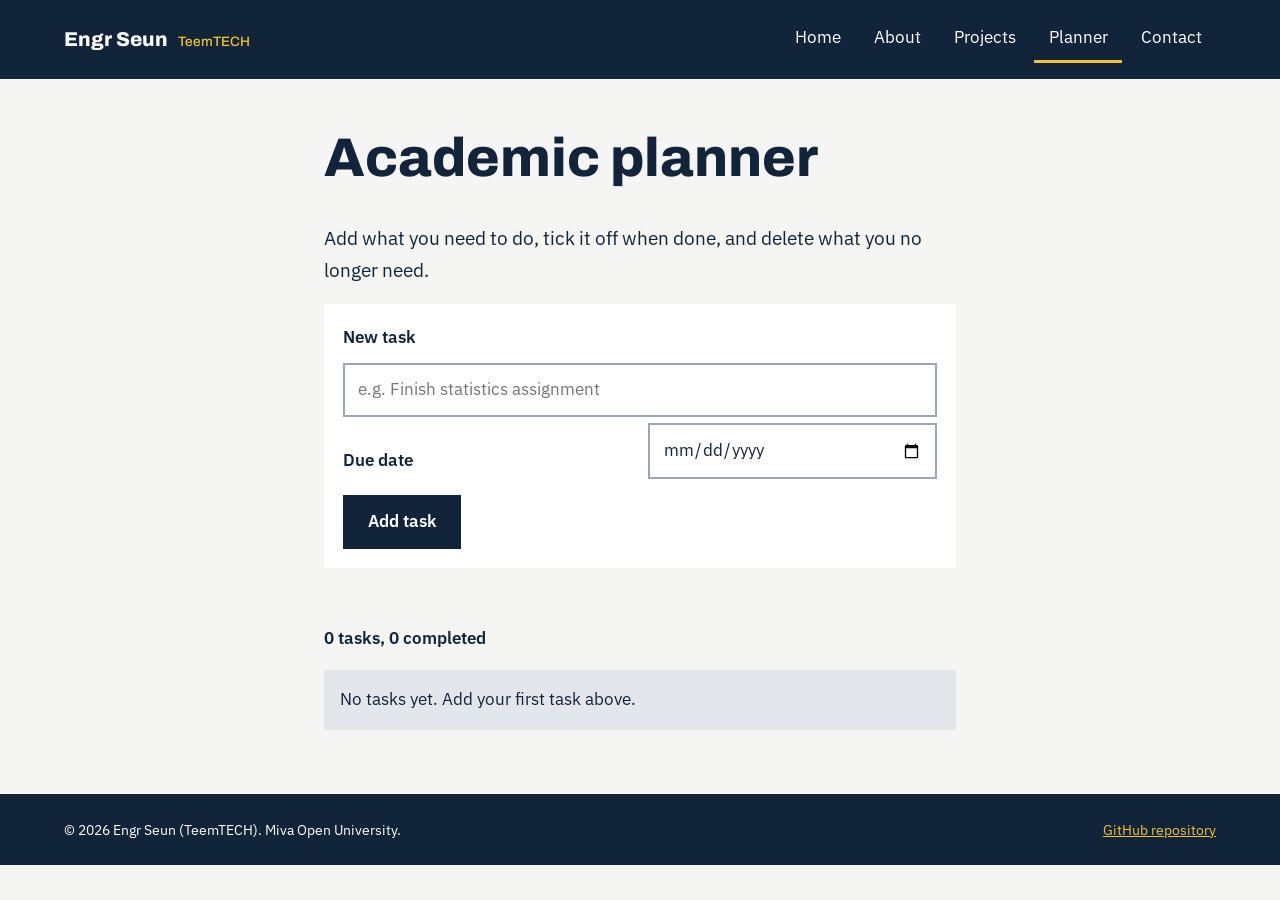
<file: planner.html>
<!DOCTYPE html>
<!-- ============================================================
     Page:    Academic Planner (planner.html)
     Site:    Student Portfolio & Academic Planner
     Author:  Engr Seun (TeemTECH), Miva Open University
     Purpose: Task planner where the user can add tasks with a due
              date, tick them off and delete them. The page holds
              only the markup; js/planner.js supplies the behaviour.
     ============================================================ -->
<html lang="en"> <!-- lang helps screen readers and search engines -->

<head>
    <!-- Character encoding: must appear within the first 1024 bytes -->
    <meta charset="UTF-8">

    <!-- Responsive layout: match the viewport to the device width -->
    <meta name="viewport" content="width=device-width, initial-scale=1">

    <!-- SEO: summary shown in search engine results -->
    <meta name="description" content="Academic portfolio and student planner of Engr Seun (TeemTECH).">

    <title>Academic Planner | Engr Seun</title>

    <!-- Performance: open the connection to Google Fonts early -->
    <link rel="preconnect" href="https://fonts.googleapis.com">

    <!-- Web fonts: Archivo (headings) and IBM Plex Sans (body text) -->
    <link rel="stylesheet" href="https://fonts.googleapis.com/css2?family=Archivo:wght@500;700;800&family=IBM+Plex+Sans:wght@400;500&display=swap">

    <!-- Main site stylesheet (shared by all pages) -->
    <link rel="stylesheet" href="css/style.css">
</head>

<body>
    <!-- Accessibility: lets keyboard users bypass the navigation -->
    <a class="skip" href="#main">Skip to content</a>

    <!-- ===================== SITE HEADER ===================== -->
    <header class="site-header">

        <!-- Brand / logo link back to the home page -->
        <a class="brand" href="index.html">Engr Seun<span>TeemTECH</span></a>

        <!-- Mobile menu toggle; js/main.js updates aria-expanded on click -->
        <button class="menu-btn" id="menuBtn" aria-expanded="false" aria-controls="nav">Menu</button>

        <!-- Primary navigation (aria-label distinguishes it for screen readers) -->
        <nav aria-label="Main navigation">
            <ul id="nav">
                <li><a href="index.html">Home</a></li>
                <li><a href="about.html">About</a></li>
                <li><a href="projects.html">Projects</a></li>
                <!-- Current page: "active" styles the link, aria-current announces it.
                     Only the current page should carry aria-current="page". -->
                <li><a href="planner.html" class="active" aria-current="page">Planner</a></li>
                <li><a href="contact.html">Contact</a></li>
            </ul>
        </nav>
    </header>


    <!-- ===================== MAIN CONTENT ===================== -->
    <main id="main"> <!-- Target of the "Skip to content" link -->

        <!-- "narrow" class constrains the line length for easier reading -->
        <section class="narrow">
            <h1>Academic planner</h1>

            <!-- Lead paragraph: explains what the planner does -->
            <p class="lead">Add what you need to do, tick it off when done, and delete what you no longer need.</p>

            <!-- ---------- Add-task form ----------
                 No action attribute: planner.js listens for the submit event
                 on #taskForm and handles it in the browser without reloading. -->
            <form id="taskForm" class="inline-form">
                <!-- Each label's "for" matches its input's id, so clicking
                     the label focuses the field and screen readers announce it -->
                <label for="taskInput">New task</label>
                <!-- autocomplete="off" stops the browser suggesting old entries -->
                <input type="text" id="taskInput" placeholder="e.g. Finish statistics assignment" autocomplete="off">

                <label for="dueInput">Due date</label>
                <!-- type="date" gives a native date picker; the value is stored as YYYY-MM-DD -->
                <input type="date" id="dueInput">

                <!-- type="submit" triggers the form's submit event (also fires on Enter) -->
                <button class="btn" type="submit">Add task</button>
            </form>

            <!-- Feedback area: planner.js writes validation messages here.
                 role="alert" makes screen readers announce new text immediately. -->
            <p id="taskMsg" class="msg" role="alert"></p>

            <!-- Task summary (for example, how many tasks are done), filled in by planner.js -->
            <p id="summary" class="summary"></p>

            <!-- ---------- Task list ----------
                 Intentionally empty: planner.js creates one <li> per task
                 (text, due date, tick box and delete button) and inserts it here. -->
            <ul id="taskList" class="tasks"></ul>
        </section>
    </main>


    <!-- ===================== SITE FOOTER ===================== -->
    <footer class="site-footer">
        <!-- Year is updated dynamically by js/main.js (2026 is the fallback) -->
        <p>&copy; <span id="year">2026</span> Engr Seun (TeemTECH). Miva Open University.</p>

        <!-- TODO: replace YOUR-USERNAME/YOUR-REPO with your real GitHub repository path -->
        <p><a href="https://github.com/ktemitope3995-stack/mystudentportfolio">GitHub repository</a></p>
    </footer>

    <!-- Site-wide JavaScript (mobile menu toggle, footer year) -->
    <script src="js/main.js"></script>

    <!-- Page-specific JavaScript: planner logic; loaded after main.js -->
    <script src="js/planner.js"></script>
</body>
</html>
</file>
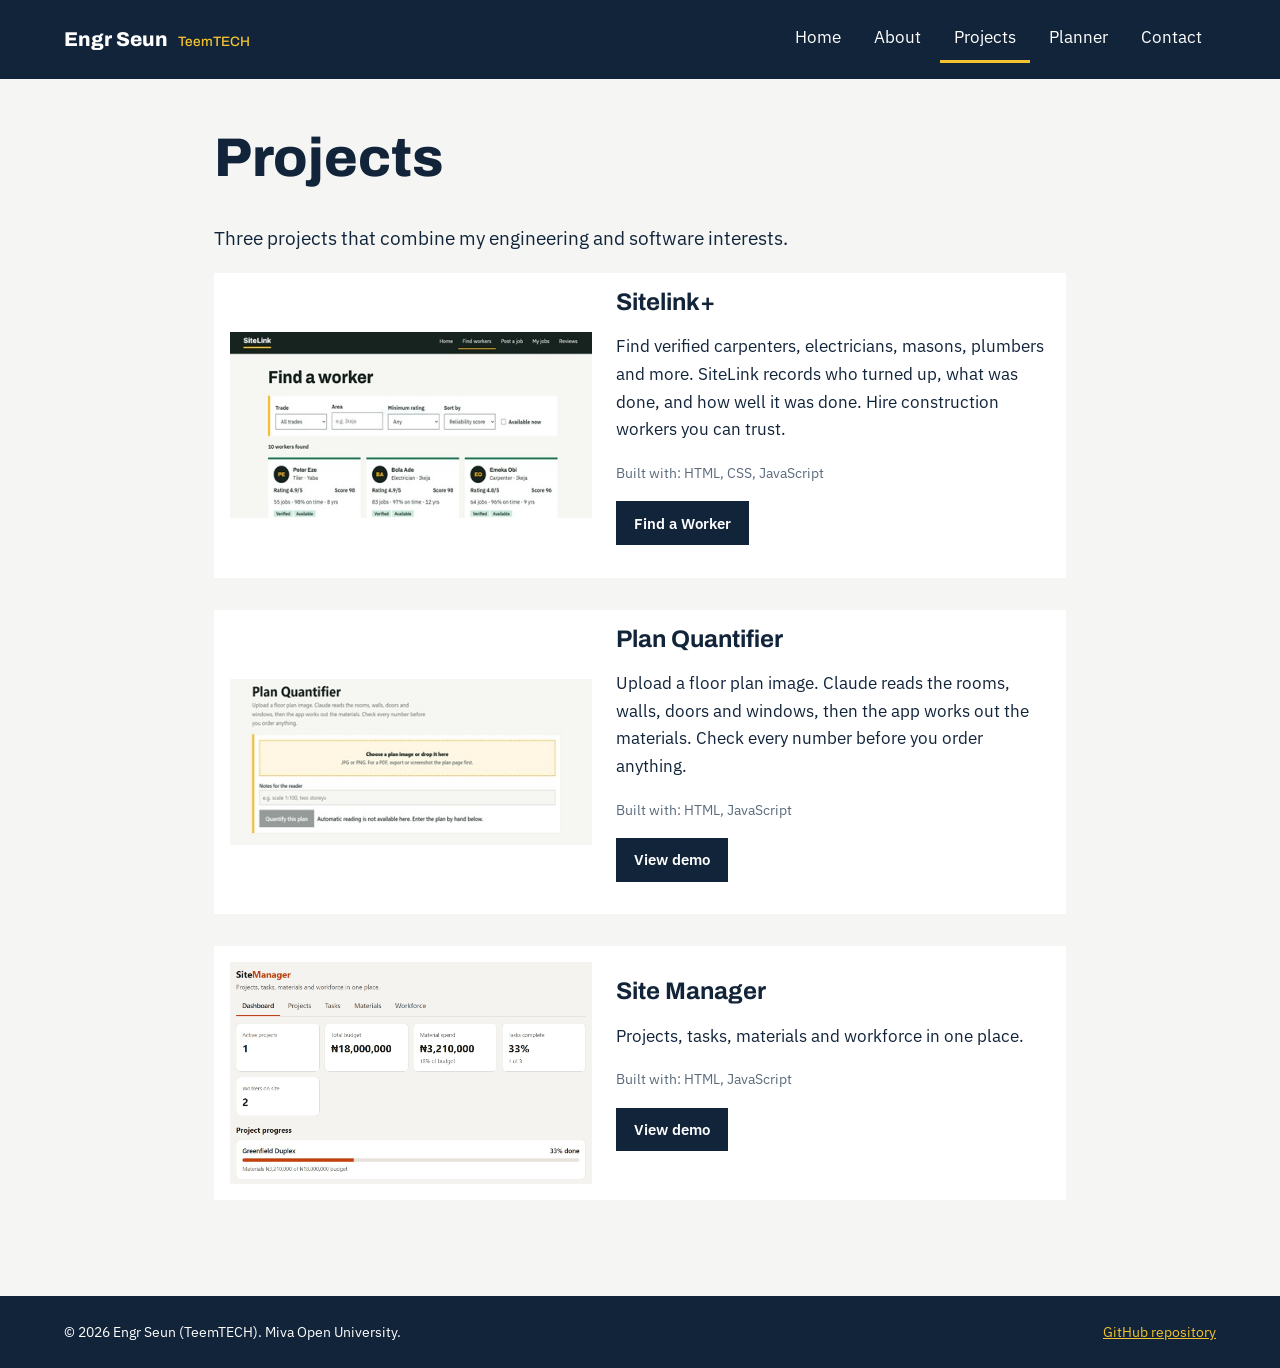
<file: projects.html>
<!DOCTYPE html>
<!-- ============================================================
     Page:    Projects (projects.html)
     Site:    Student Portfolio & Academic Planner
     Author:  Engr Seun (TeemTECH), Miva Open University
     Purpose: Showcases the author's featured projects, each with
              a screenshot, description and link.
     ============================================================ -->
<html lang="en"> <!-- lang helps screen readers and search engines -->

<head>
    <!-- Character encoding: must appear within the first 1024 bytes -->
    <meta charset="UTF-8">

    <!-- Responsive layout: match the viewport to the device width -->
    <meta name="viewport" content="width=device-width, initial-scale=1">

    <!-- SEO: summary shown in search engine results -->
    <meta name="description" content="Academic portfolio and student planner of Engr Seun (TeemTECH).">

    <title>Projects | Engr Seun</title>

    <!-- Performance: open the connection to Google Fonts early -->
    <link rel="preconnect" href="https://fonts.googleapis.com">

    <!-- Web fonts: Archivo (headings) and IBM Plex Sans (body text) -->
    <link rel="stylesheet" href="https://fonts.googleapis.com/css2?family=Archivo:wght@500;700;800&family=IBM+Plex+Sans:wght@400;500&display=swap">

    <!-- Main site stylesheet (shared by all pages) -->
    <link rel="stylesheet" href="css/style.css">
</head>

<body>
    <!-- Accessibility: lets keyboard users bypass the navigation -->
    <a class="skip" href="#main">Skip to content</a>

    <!-- ===================== SITE HEADER ===================== -->
    <header class="site-header">

        <!-- Brand / logo link back to the home page -->
        <a class="brand" href="index.html">Engr Seun<span>TeemTECH</span></a>

        <!-- Mobile menu toggle; js/main.js updates aria-expanded on click -->
        <button class="menu-btn" id="menuBtn" aria-expanded="false" aria-controls="nav">Menu</button>

        <!-- Primary navigation (aria-label distinguishes it for screen readers) -->
        <nav aria-label="Main navigation">
            <ul id="nav">
                <li><a href="index.html">Home</a></li>
                <li><a href="about.html">About</a></li>
                <!-- Current page: "active" styles the link, aria-current announces it.
                     Only the current page should carry aria-current="page". -->
                <li><a href="projects.html" class="active" aria-current="page">Projects</a></li>
                <li><a href="planner.html">Planner</a></li>
                <li><a href="contact.html">Contact</a></li>
            </ul>
        </nav>
    </header>


    <!-- ===================== MAIN CONTENT ===================== -->
    <main id="main"> <!-- Target of the "Skip to content" link -->

        <!-- "narrow wide": base reading width, widened to fit the image-plus-text project layout -->
        <section class="narrow wide">
            <h1>Projects</h1>

            <!-- Lead paragraph: one-line summary. The count must match the number of
                 <article> elements below and the project list on the home page. -->
            <p class="lead">Three projects that combine my engineering and software interests.</p>

            <!-- ---------- Project 1: Sitelink+ ---------- -->
            <article class="project">
                <!-- loading="lazy" defers the image until it nears the viewport;
                     width/height reserve space and prevent layout shift.
                     Alt text names the project exactly as titled below. -->
                <img src="images/sitelink.JPG" alt="Screenshot of Sitelink+" width="480" height="300" loading="lazy">

                <!-- Text column: title, description, tech stack and link -->
                <div>
                    <h2>Sitelink+</h2>
                    <p>Find verified carpenters, electricians, masons, plumbers and more. SiteLink records who turned up, what was done, and how well it was done. Hire construction workers you can trust.</p>
                    <!-- "tech" class styles the technology stack line (same format on every project) -->
                    <p class="tech">Built with: HTML, CSS, JavaScript</p>
                    <p><a class="btn small" href="sitelink/index.html">Find a Worker</a></p>
                </div>
            </article>

            <!-- ---------- Project 2: Plan Quantifier ---------- -->
            <article class="project">
                <img src="images/planq.jpg" alt="Screenshot of Building Plan Quantifier" width="480" height="300" loading="lazy">

                <div>
                    <h2>Plan Quantifier</h2>
                    <p>Upload a floor plan image. Claude reads the rooms, walls, doors and windows, then the app works out the materials. Check every number before you order anything.</p>
                    <p class="tech">Built with: HTML, JavaScript</p>
                    <p><a class="btn small" href="plan-quantifier.html">View demo</a></p>
                </div>
            </article>
			
			<!-- ---------- Project 3: Site manager ---------- -->
			 <article class="project">
                <img src="images/Sitemanager.jpg" alt="Screenshot of Sitemanager web app" width="480" height="300" loading="lazy">

                <div>
                    <h2>Site Manager</h2>
                    <p>Projects, tasks, materials and workforce in one place.</p>
                    <p class="tech">Built with: HTML, JavaScript</p>
                    <p><a class="btn small" href="construction-manager.html">View demo</a></p>
                </div>
            </article>
        </section>
    </main>


    <!-- ===================== SITE FOOTER ===================== -->
    <footer class="site-footer">
        <!-- Year is updated dynamically by js/main.js (2026 is the fallback) -->
        <p>&copy; <span id="year">2026</span> Engr Seun (TeemTECH). Miva Open University.</p>

        <!-- TODO: replace YOUR-USERNAME/YOUR-REPO with your real GitHub repository path -->
        <p><a href="https://github.com/ktemitope3995-stack/mystudentportfolio">GitHub repository</a></p>
    </footer>

    <!-- Site-wide JavaScript (mobile menu toggle, footer year) -->
    <script src="js/main.js"></script>
</body>
</html>
</file>
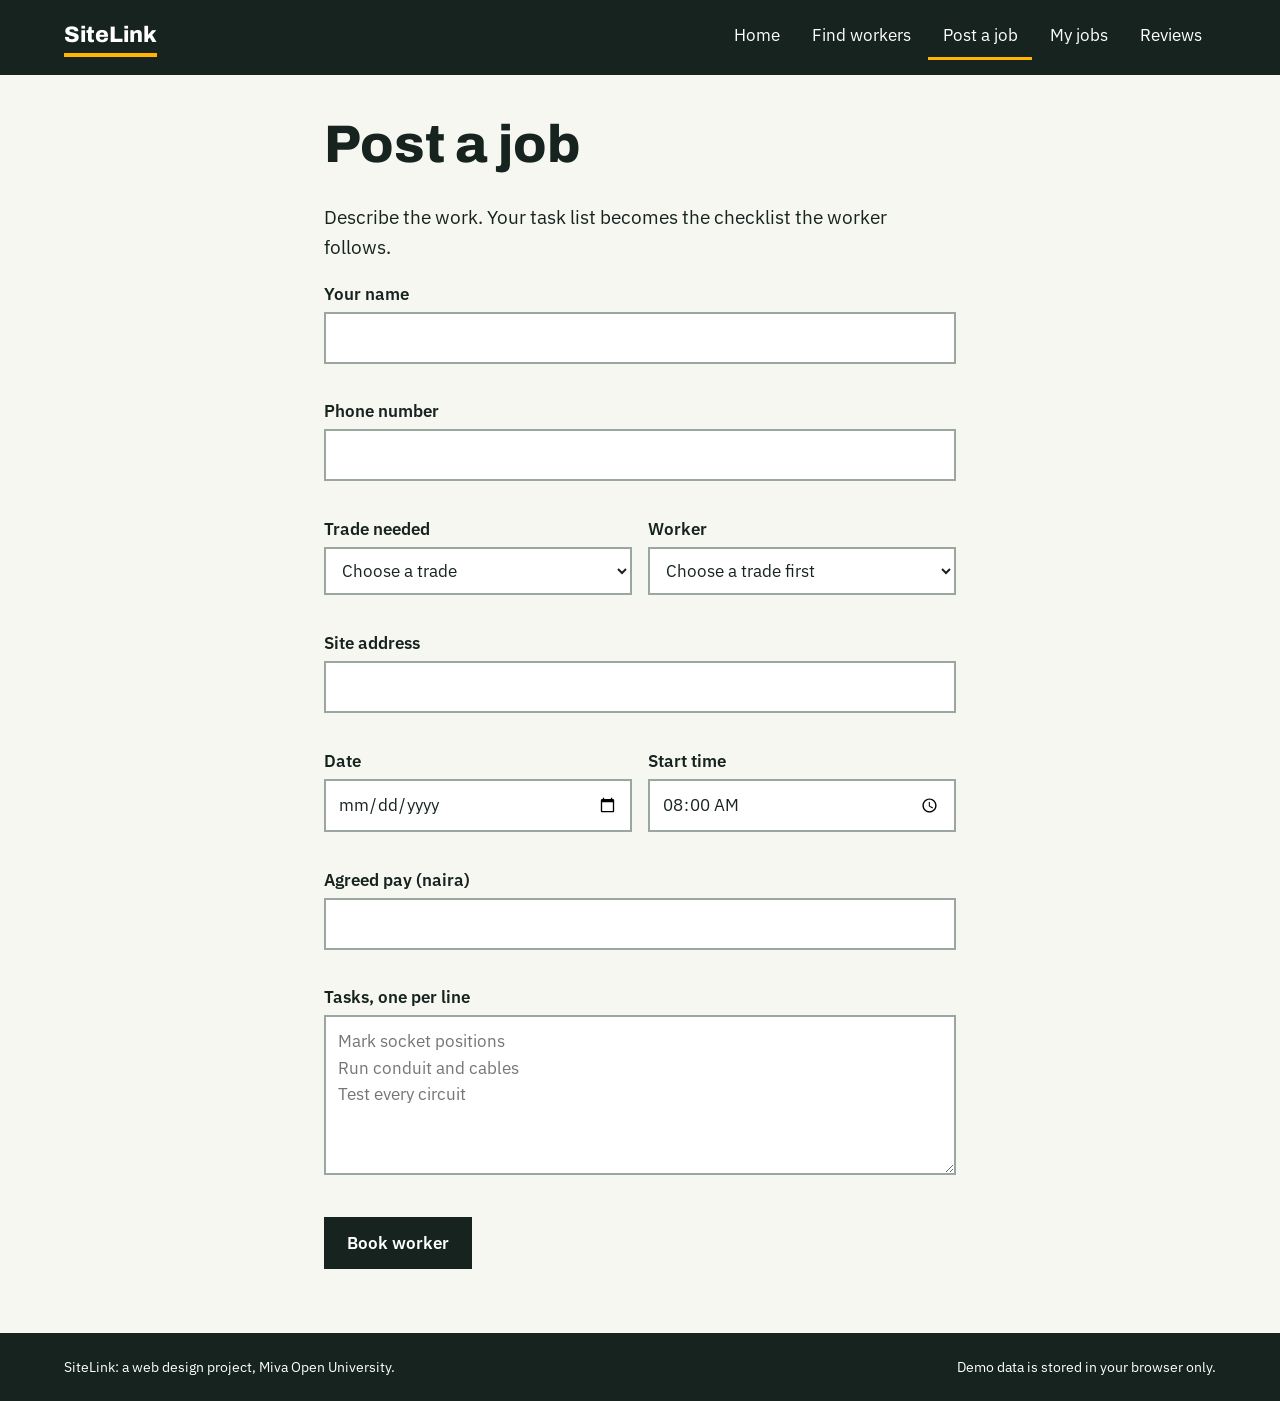
<file: sitelink/hire.html>
<!DOCTYPE html>
<html lang="en">
<head>
<meta charset="UTF-8">
<meta name="viewport" content="width=device-width, initial-scale=1">
<meta name="description" content="SiteLink connects you with verified construction workers and tracks each job from booking to review.">
<title>Post a job | SiteLink</title>
<link rel="stylesheet" href="https://fonts.googleapis.com/css2?family=Archivo:wght@500;700;800&family=IBM+Plex+Sans:wght@400;500;600&display=swap">
<link rel="stylesheet" href="css/style.css">
</head>
<body>
<a class="skip" href="#main">Skip to content</a>
<header class="site-header">
  <a class="brand" href="index.html">SiteLink</a>
  <button class="menu-btn" id="menuBtn" aria-expanded="false" aria-controls="nav">Menu</button>
  <nav aria-label="Main navigation"><ul id="nav"><li><a href="index.html">Home</a></li><li><a href="workers.html">Find workers</a></li><li><a href="hire.html" class="active" aria-current="page">Post a job</a></li><li><a href="jobs.html">My jobs</a></li><li><a href="reviews.html">Reviews</a></li></ul></nav>
</header>
<main id="main">

<section class="wrap narrow">
  <h1>Post a job</h1>
  <p class="lead">Describe the work. Your task list becomes the checklist the worker follows.</p>
  <form id="jobForm" novalidate>
    <div class="field"><label for="client">Your name</label><input type="text" id="client"><span class="err" id="clientErr"></span></div>
    <div class="field"><label for="phone">Phone number</label><input type="text" id="phone" inputmode="numeric"><span class="err" id="phoneErr"></span></div>
    <div class="row">
      <div class="field"><label for="trade">Trade needed</label><select id="trade"><option value="">Choose a trade</option></select><span class="err" id="tradeErr"></span></div>
      <div class="field"><label for="worker">Worker</label><select id="worker"><option value="">Choose a trade first</option></select><span class="err" id="workerErr"></span></div>
    </div>
    <div class="field"><label for="address">Site address</label><input type="text" id="address"><span class="err" id="addressErr"></span></div>
    <div class="row">
      <div class="field"><label for="date">Date</label><input type="date" id="date"><span class="err" id="dateErr"></span></div>
      <div class="field"><label for="time">Start time</label><input type="time" id="time" value="08:00"><span class="err" id="timeErr"></span></div>
    </div>
    <div class="field"><label for="pay">Agreed pay (naira)</label><input type="text" id="pay" inputmode="numeric"><span class="err" id="payErr"></span></div>
    <div class="field"><label for="tasks">Tasks, one per line</label><textarea id="tasks" rows="5" placeholder="Mark socket positions&#10;Run conduit and cables&#10;Test every circuit"></textarea><span class="err" id="tasksErr"></span></div>
    <button class="btn" type="submit">Book worker</button>
  </form>
</section>
</main>
<footer class="site-footer"><p>SiteLink: a web design project, Miva Open University.</p><p>Demo data is stored in your browser only.</p></footer>
<script src="js/data.js"></script>
<script src="js/main.js"></script>
<script src="js/hire.js"></script>
</body>
</html>
</file>
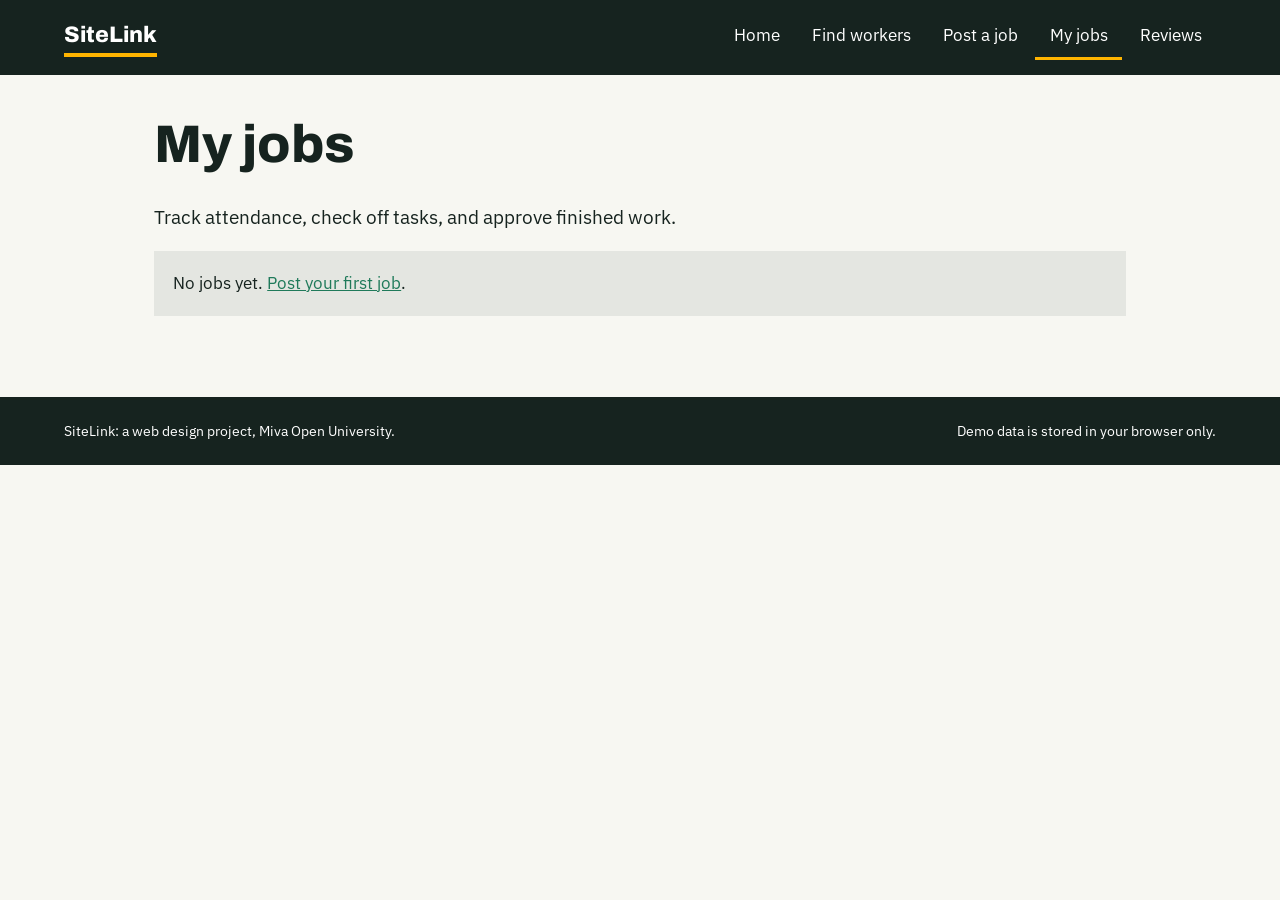
<file: sitelink/jobs.html>
<!DOCTYPE html>
<html lang="en">
<head>
<meta charset="UTF-8">
<meta name="viewport" content="width=device-width, initial-scale=1">
<meta name="description" content="SiteLink connects you with verified construction workers and tracks each job from booking to review.">
<title>My jobs | SiteLink</title>
<link rel="stylesheet" href="https://fonts.googleapis.com/css2?family=Archivo:wght@500;700;800&family=IBM+Plex+Sans:wght@400;500;600&display=swap">
<link rel="stylesheet" href="css/style.css">
</head>
<body>
<a class="skip" href="#main">Skip to content</a>
<header class="site-header">
  <a class="brand" href="index.html">SiteLink</a>
  <button class="menu-btn" id="menuBtn" aria-expanded="false" aria-controls="nav">Menu</button>
  <nav aria-label="Main navigation"><ul id="nav"><li><a href="index.html">Home</a></li><li><a href="workers.html">Find workers</a></li><li><a href="hire.html">Post a job</a></li><li><a href="jobs.html" class="active" aria-current="page">My jobs</a></li><li><a href="reviews.html">Reviews</a></li></ul></nav>
</header>
<main id="main">

<section class="wrap">
  <h1>My jobs</h1>
  <p class="lead">Track attendance, check off tasks, and approve finished work.</p>
  <div id="jobList"></div>
</section>
</main>
<footer class="site-footer"><p>SiteLink: a web design project, Miva Open University.</p><p>Demo data is stored in your browser only.</p></footer>
<script src="js/data.js"></script>
<script src="js/main.js"></script>
<script src="js/jobs.js"></script>
</body>
</html>
</file>
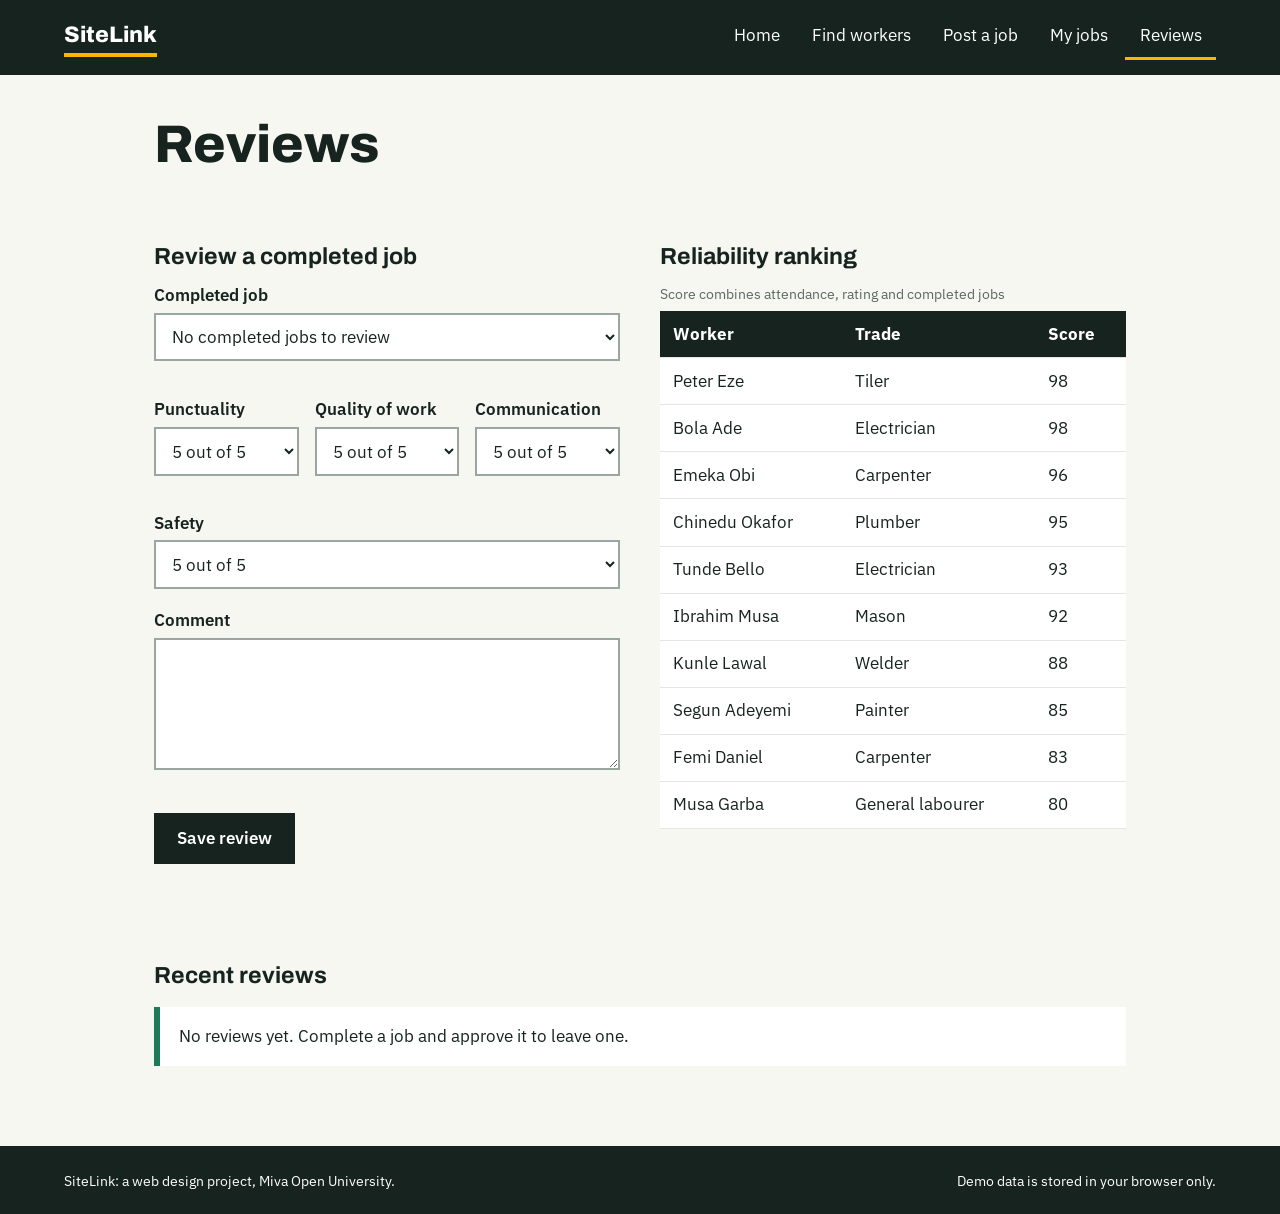
<file: sitelink/reviews.html>
<!DOCTYPE html>
<html lang="en">
<head>
<meta charset="UTF-8">
<meta name="viewport" content="width=device-width, initial-scale=1">
<meta name="description" content="SiteLink connects you with verified construction workers and tracks each job from booking to review.">
<title>Reviews | SiteLink</title>
<link rel="stylesheet" href="https://fonts.googleapis.com/css2?family=Archivo:wght@500;700;800&family=IBM+Plex+Sans:wght@400;500;600&display=swap">
<link rel="stylesheet" href="css/style.css">
</head>
<body>
<a class="skip" href="#main">Skip to content</a>
<header class="site-header">
  <a class="brand" href="index.html">SiteLink</a>
  <button class="menu-btn" id="menuBtn" aria-expanded="false" aria-controls="nav">Menu</button>
  <nav aria-label="Main navigation"><ul id="nav"><li><a href="index.html">Home</a></li><li><a href="workers.html">Find workers</a></li><li><a href="hire.html">Post a job</a></li><li><a href="jobs.html">My jobs</a></li><li><a href="reviews.html" class="active" aria-current="page">Reviews</a></li></ul></nav>
</header>
<main id="main">

<section class="wrap">
  <h1>Reviews</h1>
  <div class="two">
    <div>
      <h2>Review a completed job</h2>
      <form id="reviewForm" novalidate>
        <div class="field"><label for="jobSel">Completed job</label><select id="jobSel"></select><span class="err" id="jobSelErr"></span></div>
        <div class="row">
          <div class="field"><label for="r1">Punctuality</label><select id="r1"></select></div>
          <div class="field"><label for="r2">Quality of work</label><select id="r2"></select></div>
          <div class="field"><label for="r3">Communication</label><select id="r3"></select></div>
          <div class="field"><label for="r4">Safety</label><select id="r4"></select></div>
        </div>
        <div class="field"><label for="comment">Comment</label><textarea id="comment" rows="4"></textarea><span class="err" id="commentErr"></span></div>
        <button class="btn" type="submit">Save review</button>
        <p id="reviewMsg" class="msg ok" role="status"></p>
      </form>
    </div>
    <div>
      <h2>Reliability ranking</h2>
      <div class="scroll"><table><caption>Score combines attendance, rating and completed jobs</caption>
        <thead><tr><th scope="col">Worker</th><th scope="col">Trade</th><th scope="col">Score</th></tr></thead><tbody id="rank"></tbody></table></div>
    </div>
  </div>
  <h2>Recent reviews</h2>
  <ul id="reviewList" class="reviews"></ul>
</section>
</main>
<footer class="site-footer"><p>SiteLink: a web design project, Miva Open University.</p><p>Demo data is stored in your browser only.</p></footer>
<script src="js/data.js"></script>
<script src="js/main.js"></script>
<script src="js/reviews.js"></script>
</body>
</html>
</file>
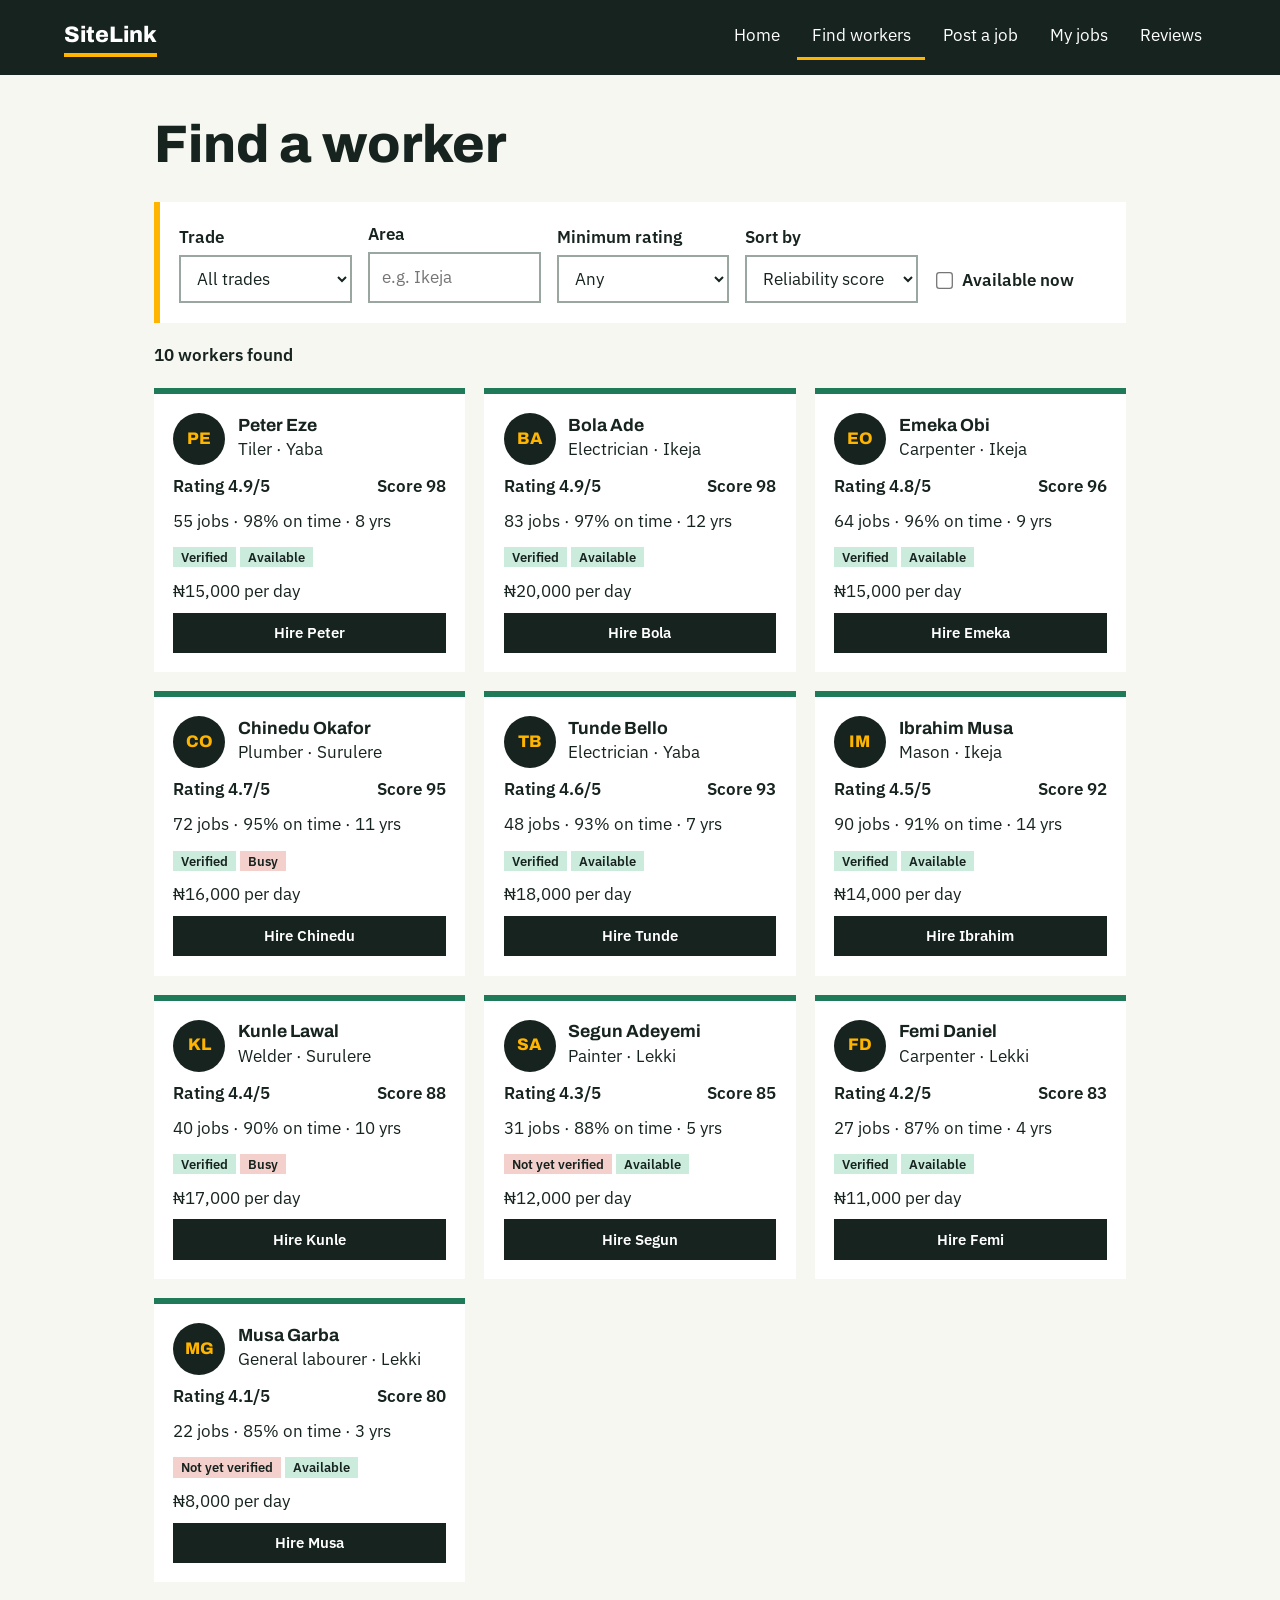
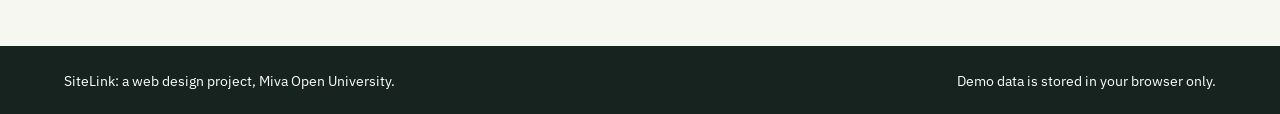
<file: sitelink/workers.html>
<!DOCTYPE html>
<html lang="en">
<head>
<meta charset="UTF-8">
<meta name="viewport" content="width=device-width, initial-scale=1">
<meta name="description" content="SiteLink connects you with verified construction workers and tracks each job from booking to review.">
<title>Find workers | SiteLink</title>
<link rel="stylesheet" href="https://fonts.googleapis.com/css2?family=Archivo:wght@500;700;800&family=IBM+Plex+Sans:wght@400;500;600&display=swap">
<link rel="stylesheet" href="css/style.css">
</head>
<body>
<a class="skip" href="#main">Skip to content</a>
<header class="site-header">
  <a class="brand" href="index.html">SiteLink</a>
  <button class="menu-btn" id="menuBtn" aria-expanded="false" aria-controls="nav">Menu</button>
  <nav aria-label="Main navigation"><ul id="nav"><li><a href="index.html">Home</a></li><li><a href="workers.html" class="active" aria-current="page">Find workers</a></li><li><a href="hire.html">Post a job</a></li><li><a href="jobs.html">My jobs</a></li><li><a href="reviews.html">Reviews</a></li></ul></nav>
</header>
<main id="main">

<section class="wrap">
  <h1>Find a worker</h1>
  <form id="filters" class="filters" aria-label="Filter workers">
    <div><label for="fTrade">Trade</label><select id="fTrade"><option value="">All trades</option></select></div>
    <div><label for="fArea">Area</label><input type="text" id="fArea" placeholder="e.g. Ikeja"></div>
    <div><label for="fRating">Minimum rating</label><select id="fRating"><option value="0">Any</option><option value="4">4.0 and above</option><option value="4.5">4.5 and above</option></select></div>
    <div><label for="fSort">Sort by</label><select id="fSort"><option value="score">Reliability score</option><option value="rating">Rating</option><option value="rate">Lowest daily rate</option></select></div>
    <label class="check"><input type="checkbox" id="fAvail"> Available now</label>
  </form>
  <p id="count" class="summary" aria-live="polite"></p>
  <ul id="workerGrid" class="grid"></ul>
</section>
</main>
<footer class="site-footer"><p>SiteLink: a web design project, Miva Open University.</p><p>Demo data is stored in your browser only.</p></footer>
<script src="js/data.js"></script>
<script src="js/main.js"></script>
<script src="js/workers.js"></script>
</body>
</html>
</file>
<file: css/style.css>
/* Colour scheme: ink navy, steel blue, survey yellow, cool paper */
:root{
  --ink:#12243A; --steel:#2F5D8A; --survey:#F2C230; --paper:#F5F6F4; --concrete:#E3E6EA; --white:#fff; --danger:#B3261E; --ok:#1E7A46;
  --head:"Archivo",system-ui,sans-serif; --body:"IBM Plex Sans",system-ui,sans-serif;
}
*{box-sizing:border-box}
html{scroll-behavior:smooth}
body{margin:0;font-family:var(--body);color:var(--ink);background:var(--paper);line-height:1.65;font-size:1.05rem}
h1,h2,h3{font-family:var(--head);line-height:1.15;margin:0 0 .6em}
h1{font-size:clamp(2rem,5vw,3.4rem);font-weight:800}
h2{font-size:1.5rem;margin-top:2em}
img,video{max-width:100%;height:auto;display:block}
a{color:var(--steel)}
:focus-visible{outline:3px solid var(--survey);outline-offset:2px}
.skip{position:absolute;left:-999px}.skip:focus{left:8px;top:8px;background:var(--survey);padding:.5rem 1rem;z-index:10}

/* Header and navigation (flexbox) */
.site-header{display:flex;justify-content:space-between;align-items:center;flex-wrap:wrap;gap:1rem;padding:1rem 5vw;background:var(--ink);position:sticky;top:0;z-index:5}
.brand{font-family:var(--head);font-weight:800;color:var(--white);text-decoration:none;font-size:1.25rem}
.brand span{margin-left:.6rem;font-weight:500;font-size:.85rem;color:var(--survey)}
nav ul{display:flex;gap:.25rem;list-style:none;margin:0;padding:0}
nav a{display:block;padding:.5rem .9rem;color:var(--white);text-decoration:none;border-bottom:3px solid transparent;transition:border-color .25s,background .25s}
nav a:hover{background:rgba(255,255,255,.1);border-color:var(--steel)}
nav a.active{border-color:var(--survey)}
.menu-btn{display:none;background:var(--survey);color:var(--ink);border:0;padding:.55rem 1rem;font:inherit;font-weight:600;cursor:pointer}

/* Hero: the dimension line draws once on load */
.hero{display:grid;grid-template-columns:1.3fr 1fr;gap:3rem;align-items:center;padding:4rem 5vw;background-image:linear-gradient(rgba(47,93,138,.09) 1px,transparent 1px),linear-gradient(90deg,rgba(47,93,138,.09) 1px,transparent 1px);background-size:32px 32px}
.dimline{position:relative;margin:.4rem 0 1.4rem;padding-top:1.1rem;font-weight:500;color:var(--steel)}
.dimline::before{content:"";position:absolute;top:0;left:0;height:2px;width:100%;background:var(--ink);transform-origin:left;animation:draw 1.4s ease-out both}
.dimline::after{content:"";position:absolute;top:-6px;left:0;width:100%;height:14px;border-left:2px solid var(--ink);border-right:2px solid var(--ink);animation:draw 1.4s ease-out both;transform-origin:left}
@keyframes draw{from{transform:scaleX(0)}to{transform:scaleX(1)}}
.lead{font-size:1.2rem;max-width:62ch}
.portrait{margin:0}
.portrait img{width:100%;max-width:360px;margin-inline:auto;border:6px solid var(--white);box-shadow:12px 12px 0 var(--survey)}
.portrait figcaption{text-align:center;font-size:.8rem;margin-top:1.2rem;color:#5b6b7c}
.actions{display:flex;flex-wrap:wrap;gap:1rem;margin-top:1.5rem}

/* Buttons */
.btn{display:inline-block;background:var(--ink);color:var(--white);border:2px solid var(--ink);padding:.7rem 1.4rem;font:inherit;font-weight:600;text-decoration:none;cursor:pointer;transition:background .2s,color .2s,transform .2s}
.btn:hover{background:var(--survey);color:var(--ink);border-color:var(--survey);transform:translateY(-2px)}
.btn.ghost{background:transparent;color:var(--ink)}
.btn.small{padding:.45rem 1rem;font-size:.95rem}

/* Sections */
.band{padding:3rem 5vw}.band h2{margin-top:0}
.band.alt{background:var(--concrete)}
.cards{list-style:none;padding:0;margin:0;display:grid;grid-template-columns:repeat(auto-fit,minmax(230px,1fr));gap:1.5rem}
.cards li{background:var(--white);padding:1.5rem;border-left:6px solid var(--steel)}
.cards li:nth-child(2){border-color:var(--survey)}.cards li:nth-child(3){border-color:var(--ink)}
.narrow{max-width:760px;margin:0 auto;padding:3rem 5vw 4rem}
.narrow.wide{max-width:980px}
audio{width:100%;max-width:480px}
table{width:100%;border-collapse:collapse;background:var(--white)}
caption{text-align:left;font-weight:600;padding-bottom:.5rem}
th,td{padding:.75rem 1rem;text-align:left;border-bottom:1px solid var(--concrete)}
thead th{background:var(--ink);color:var(--white)}
.skills{list-style:none;display:flex;flex-wrap:wrap;gap:.6rem;padding:0}
.skills li{background:var(--white);border:2px solid var(--steel);padding:.35rem .9rem;font-weight:500}
.plain{padding-left:1.2rem}

/* Projects (grid) */
.project{display:grid;grid-template-columns:minmax(0,1fr) minmax(0,1.2fr);gap:1.5rem;background:var(--white);margin-bottom:2rem;padding:1rem;align-items:center}
.project h2{margin-top:0}.tech{font-size:.9rem;color:#5b6b7c}

/* Forms */
.field{margin-bottom:1.2rem}
label{display:block;font-weight:600;margin-bottom:.3rem}
input,textarea{width:100%;padding:.7rem .8rem;font:inherit;border:2px solid #9AA7B5;background:var(--white);color:var(--ink);transition:border-color .2s}
input:focus,textarea:focus{border-color:var(--steel);outline:none;box-shadow:0 0 0 3px rgba(242,194,48,.6)}
.invalid{border-color:var(--danger)}
.err{display:block;color:var(--danger);font-size:.9rem;min-height:1.2em;margin-top:.2rem}
.msg{min-height:1.4em;font-weight:500;color:var(--danger)}.msg.ok{color:var(--ok)}
.inline-form{display:grid;grid-template-columns:1fr 1fr;gap:.4rem 1rem;align-items:end;background:var(--white);padding:1.2rem}
.inline-form label:first-child,#taskInput{grid-column:1/-1}
.inline-form .btn{grid-column:1/-1;justify-self:start;margin-top:.6rem}

/* Planner */
.summary{font-weight:600}
.tasks{list-style:none;padding:0;margin:0}
.task{display:flex;align-items:center;gap:1rem;background:var(--white);padding:.9rem 1rem;margin-bottom:.6rem;border-left:6px solid var(--survey);animation:pop .25s ease-out}
.task input{width:auto;flex:none;transform:scale(1.3)}
.task .text{flex:1;transition:color .2s}
.task small{display:block;color:#5b6b7c}
.task.done{border-color:var(--ok)}
.task.done .text{text-decoration:line-through;color:#6b7a89}
.task button{background:none;border:2px solid var(--danger);color:var(--danger);padding:.3rem .7rem;font:inherit;cursor:pointer;transition:background .2s,color .2s}
.task button:hover{background:var(--danger);color:var(--white)}
.empty{padding:1rem;background:var(--concrete)}
@keyframes pop{from{opacity:0;transform:scale(.97)}to{opacity:1;transform:none}}

.site-footer{display:flex;justify-content:space-between;flex-wrap:wrap;gap:.5rem;padding:1.5rem 5vw;background:var(--ink);color:var(--white);font-size:.9rem}
.site-footer p{margin:0}.site-footer a{color:var(--survey)}

/* Responsive */
@media (max-width:820px){
  .hero{grid-template-columns:1fr;padding:2.5rem 5vw}
  .project{grid-template-columns:1fr}
  .menu-btn{display:block}
  nav{width:100%}
  nav ul{display:none;flex-direction:column}
  nav ul.open{display:flex}
  .inline-form{grid-template-columns:1fr}
  .site-footer{flex-direction:column}
}
@media (prefers-reduced-motion:reduce){*{animation:none!important;transition:none!important}}
</file>
<file: sitelink/css/style.css>
/* Colour scheme: site ink, forest green, safety amber, cool paper */
:root{--ink:#16231F;--green:#1F7A5A;--amber:#FFB400;--paper:#F7F7F2;--concrete:#E4E6E1;--white:#fff;--danger:#B3261E;--muted:#5A6862;
--head:"Archivo",system-ui,sans-serif;--body:"IBM Plex Sans",system-ui,sans-serif}
*{box-sizing:border-box}
body{margin:0;font-family:var(--body);color:var(--ink);background:var(--paper);line-height:1.6;font-size:1.05rem}
h1,h2,h3{font-family:var(--head);line-height:1.15;margin:0 0 .5em}
h1{font-size:clamp(2rem,5vw,3.3rem);font-weight:800}h2{font-size:1.45rem;margin-top:1.8em}h3{font-size:1.1rem}
a{color:var(--green)}
:focus-visible{outline:3px solid var(--amber);outline-offset:2px}
.skip{position:absolute;left:-999px}.skip:focus{left:8px;top:8px;background:var(--amber);padding:.5rem 1rem;z-index:10}
.site-header{display:flex;justify-content:space-between;align-items:center;flex-wrap:wrap;gap:1rem;padding:.9rem 5vw;background:var(--ink);position:sticky;top:0;z-index:5}
.brand{font-family:var(--head);font-weight:800;font-size:1.4rem;color:var(--white);text-decoration:none;border-bottom:4px solid var(--amber)}
nav ul{display:flex;gap:.2rem;list-style:none;margin:0;padding:0}
nav a{display:block;padding:.5rem .9rem;color:var(--white);text-decoration:none;border-bottom:3px solid transparent;transition:border-color .2s,background .2s}
nav a:hover{background:rgba(255,255,255,.1);border-color:var(--green)}nav a.active{border-color:var(--amber)}
.menu-btn{display:none;background:var(--amber);border:0;padding:.55rem 1rem;font:inherit;font-weight:600;cursor:pointer}
.wrap{max-width:1100px;margin:0 auto;padding:2.5rem 5vw 4rem}.narrow{max-width:760px}
.lead{font-size:1.18rem;max-width:60ch}
.btn{display:inline-block;background:var(--ink);color:var(--white);border:2px solid var(--ink);padding:.65rem 1.3rem;font:inherit;font-weight:600;text-decoration:none;cursor:pointer;transition:background .2s,color .2s,transform .2s}
.btn:hover{background:var(--amber);border-color:var(--amber);color:var(--ink);transform:translateY(-2px)}
.btn.ghost{background:transparent;color:var(--ink)}.btn.small{padding:.4rem .9rem;font-size:.92rem}
.btn.warn{background:transparent;color:var(--danger);border-color:var(--danger)}.btn.warn:hover{background:var(--danger);color:var(--white);border-color:var(--danger)}
.actions{display:flex;flex-wrap:wrap;gap:1rem;margin-top:1.5rem}
/* Home */
.hero{display:grid;grid-template-columns:1.2fr 1fr;gap:3rem;align-items:center;padding:4rem 5vw;background:repeating-linear-gradient(135deg,transparent 0 22px,rgba(22,35,31,.04) 22px 44px)}
.ticket{background:var(--white);border:2px solid var(--ink);box-shadow:10px 10px 0 var(--amber);padding:1.3rem;animation:lift .7s ease-out both}
@keyframes lift{from{transform:translateY(24px) rotate(2deg);opacity:0}to{transform:none;opacity:1}}
.ticket header{display:flex;justify-content:space-between;gap:.5rem;align-items:start}
.tag{background:var(--amber);padding:.1rem .6rem;font-size:.85rem;font-weight:600;white-space:nowrap}
.meta{color:var(--muted);font-size:.92rem}
.mini{list-style:none;padding:0;margin:.8rem 0}.mini li{padding:.3rem 0 .3rem 1.8rem;position:relative}
.mini li::before{content:"";position:absolute;left:0;top:.5rem;width:1rem;height:1rem;border:2px solid var(--ink)}
.mini li.done{color:var(--muted);text-decoration:line-through}.mini li.done::before{background:var(--green);border-color:var(--green)}
.bar{height:10px;background:var(--concrete)}.bar span{display:block;height:100%;background:var(--green);transition:width .4s}
.band{padding:3rem 5vw}.band h2{margin-top:0}.band.alt{background:var(--concrete)}
.steps{list-style:none;display:grid;grid-template-columns:repeat(auto-fit,minmax(190px,1fr));gap:1.2rem;padding:0;counter-reset:s}
.steps li{background:var(--white);padding:1.2rem;border-top:6px solid var(--green);counter-increment:s}
.steps li h3::before{content:counter(s) ". "}
.chips{list-style:none;display:flex;flex-wrap:wrap;gap:.7rem;padding:0;margin:0}
.chips a{display:block;background:var(--white);border:2px solid var(--ink);padding:.4rem 1rem;text-decoration:none;color:var(--ink);font-weight:500;transition:background .2s}
.chips a:hover{background:var(--amber)}
/* Forms */
.field{margin-bottom:1.1rem;flex:1;min-width:140px}.row{display:flex;gap:1rem;flex-wrap:wrap}
label{display:block;font-weight:600;margin-bottom:.25rem}
input,select,textarea{width:100%;padding:.65rem .75rem;font:inherit;border:2px solid #9AA6A0;background:var(--white);color:var(--ink)}
input:focus,select:focus,textarea:focus{border-color:var(--green);outline:none;box-shadow:0 0 0 3px rgba(255,180,0,.6)}
.invalid{border-color:var(--danger)}.err{display:block;color:var(--danger);font-size:.9rem;min-height:1.2em}
.msg{min-height:1.4em;font-weight:500}.msg.ok{color:var(--green)}
.filters{display:grid;grid-template-columns:repeat(auto-fit,minmax(170px,1fr));gap:1rem;align-items:end;background:var(--white);padding:1.2rem;border-left:6px solid var(--amber)}
.check{display:flex;gap:.5rem;align-items:center;margin:0 0 .6rem}.check input{width:auto;transform:scale(1.3)}
.summary{font-weight:600;margin:1.2rem 0}
/* Worker cards */
.grid{list-style:none;padding:0;margin:0;display:grid;grid-template-columns:repeat(auto-fill,minmax(260px,1fr));gap:1.2rem}
.card{background:var(--white);padding:1.2rem;display:flex;flex-direction:column;gap:.5rem;border-top:6px solid var(--green);transition:transform .2s}
.card:hover{transform:translateY(-3px)}
.who{display:flex;gap:.8rem;align-items:center}
.avatar{width:52px;height:52px;border-radius:50%;background:var(--ink);color:var(--amber);display:grid;place-items:center;font-family:var(--head);font-weight:800;flex:none}
.card h3{margin:0}.card p{margin:0}
.score{display:flex;justify-content:space-between;font-weight:600}
.badge{font-size:.82rem;font-weight:600;padding:.1rem .5rem;background:var(--concrete)}.badge.ok{background:#CBEBDD}.badge.no{background:#F4D0CC}
.card .btn{margin-top:auto;text-align:center}
/* Jobs */
.job{background:var(--white);padding:1.3rem;margin-bottom:1.3rem;border-left:8px solid var(--amber);animation:lift .35s ease-out}
.job.completed{border-color:var(--green)}.job.review{border-color:var(--ink)}
.job header{display:flex;justify-content:space-between;flex-wrap:wrap;gap:.5rem}.job h3{margin:0}
.job .tasks{list-style:none;padding:0;margin:1rem 0}
.job .tasks li{display:flex;gap:.7rem;align-items:center;padding:.4rem 0;border-bottom:1px solid var(--concrete)}
.job .tasks input{width:auto;transform:scale(1.25)}.job .tasks li.done span{text-decoration:line-through;color:var(--muted)}
.job .acts{display:flex;gap:.6rem;flex-wrap:wrap;margin-top:1rem}
.empty{background:var(--concrete);padding:1.2rem}
/* Reviews */
.two{display:grid;grid-template-columns:1fr 1fr;gap:2.5rem}
.scroll{overflow-x:auto}
table{width:100%;border-collapse:collapse;background:var(--white)}caption{text-align:left;font-size:.9rem;color:var(--muted);padding-bottom:.4rem}
th,td{padding:.6rem .8rem;text-align:left;border-bottom:1px solid var(--concrete)}thead th{background:var(--ink);color:var(--white)}
.reviews{list-style:none;padding:0;display:grid;gap:1rem}.reviews li{background:var(--white);padding:1rem 1.2rem;border-left:6px solid var(--green)}
.site-footer{display:flex;justify-content:space-between;flex-wrap:wrap;gap:.5rem;padding:1.4rem 5vw;background:var(--ink);color:var(--white);font-size:.9rem}.site-footer p{margin:0}
@media (max-width:820px){.hero,.two{grid-template-columns:1fr}.menu-btn{display:block}nav{width:100%}nav ul{display:none;flex-direction:column}nav ul.open{display:flex}.site-footer{flex-direction:column}}
@media (prefers-reduced-motion:reduce){*{animation:none!important;transition:none!important}}
</file>
